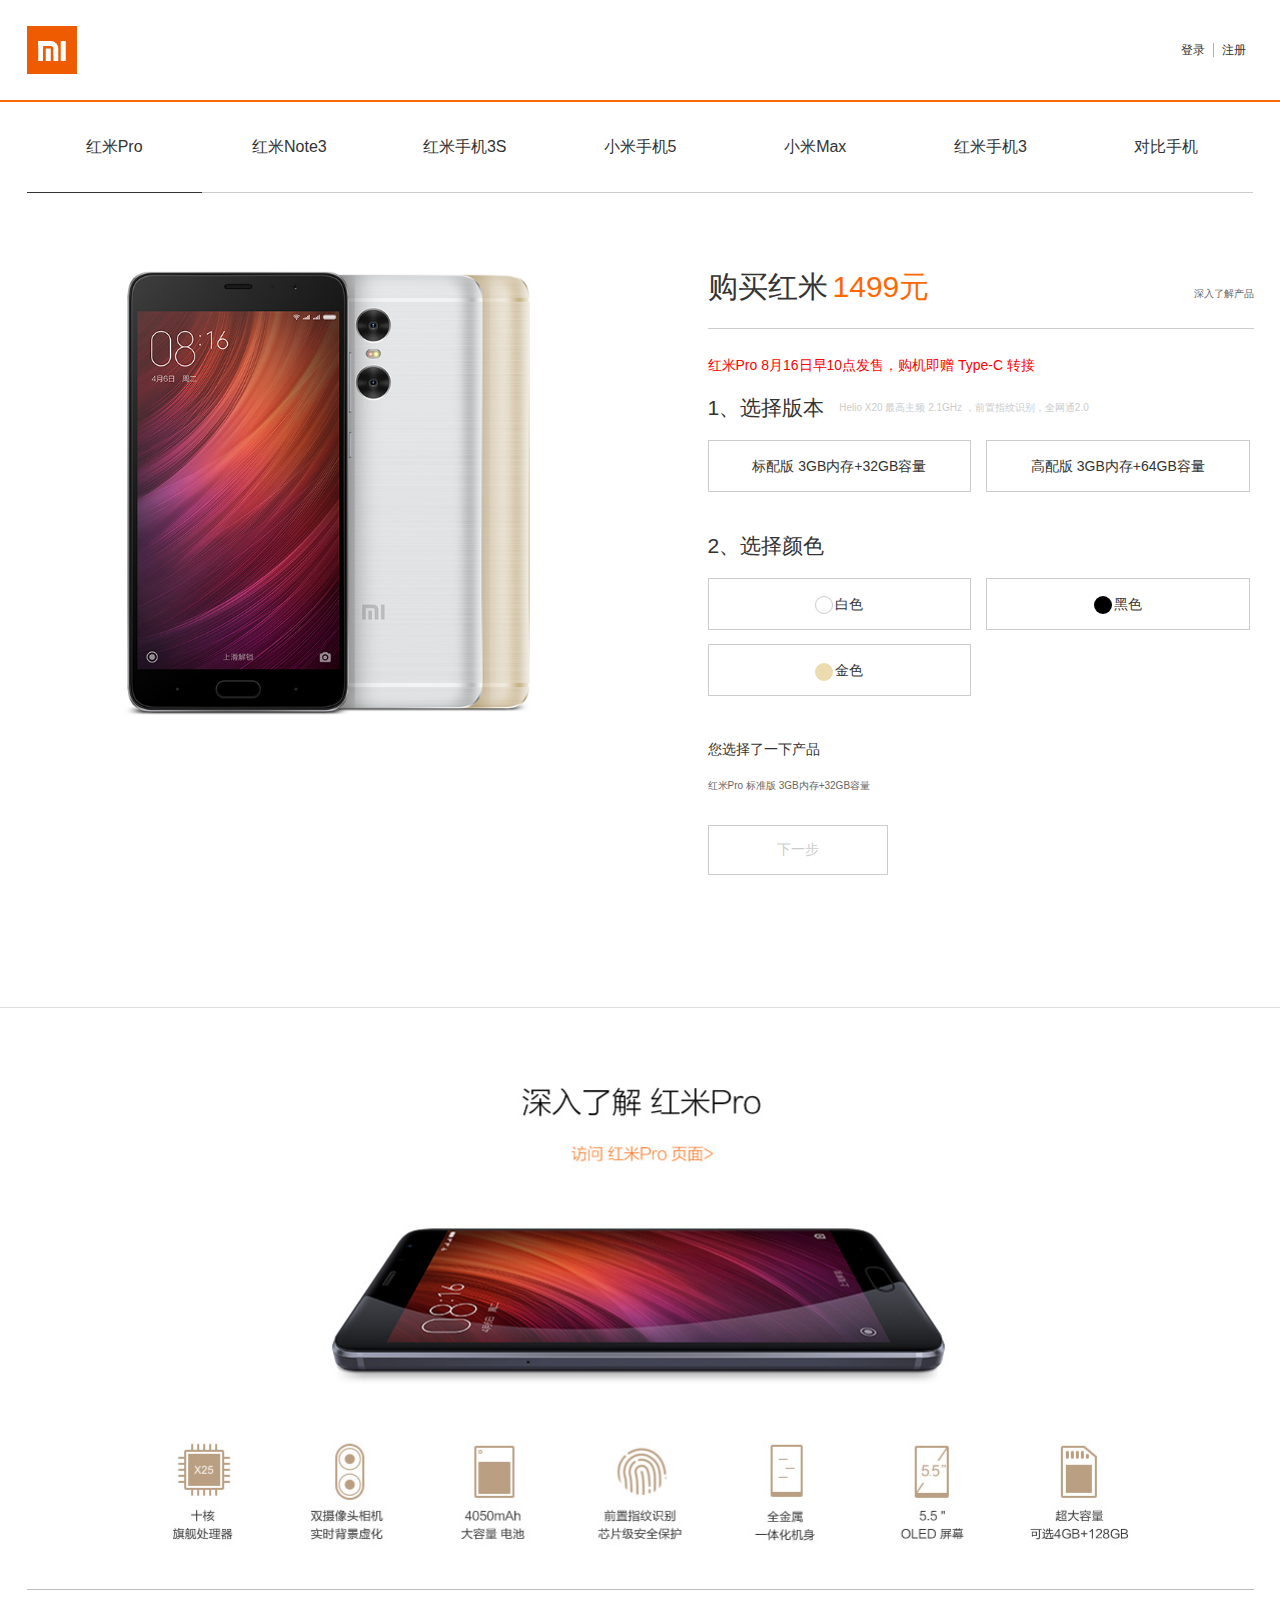
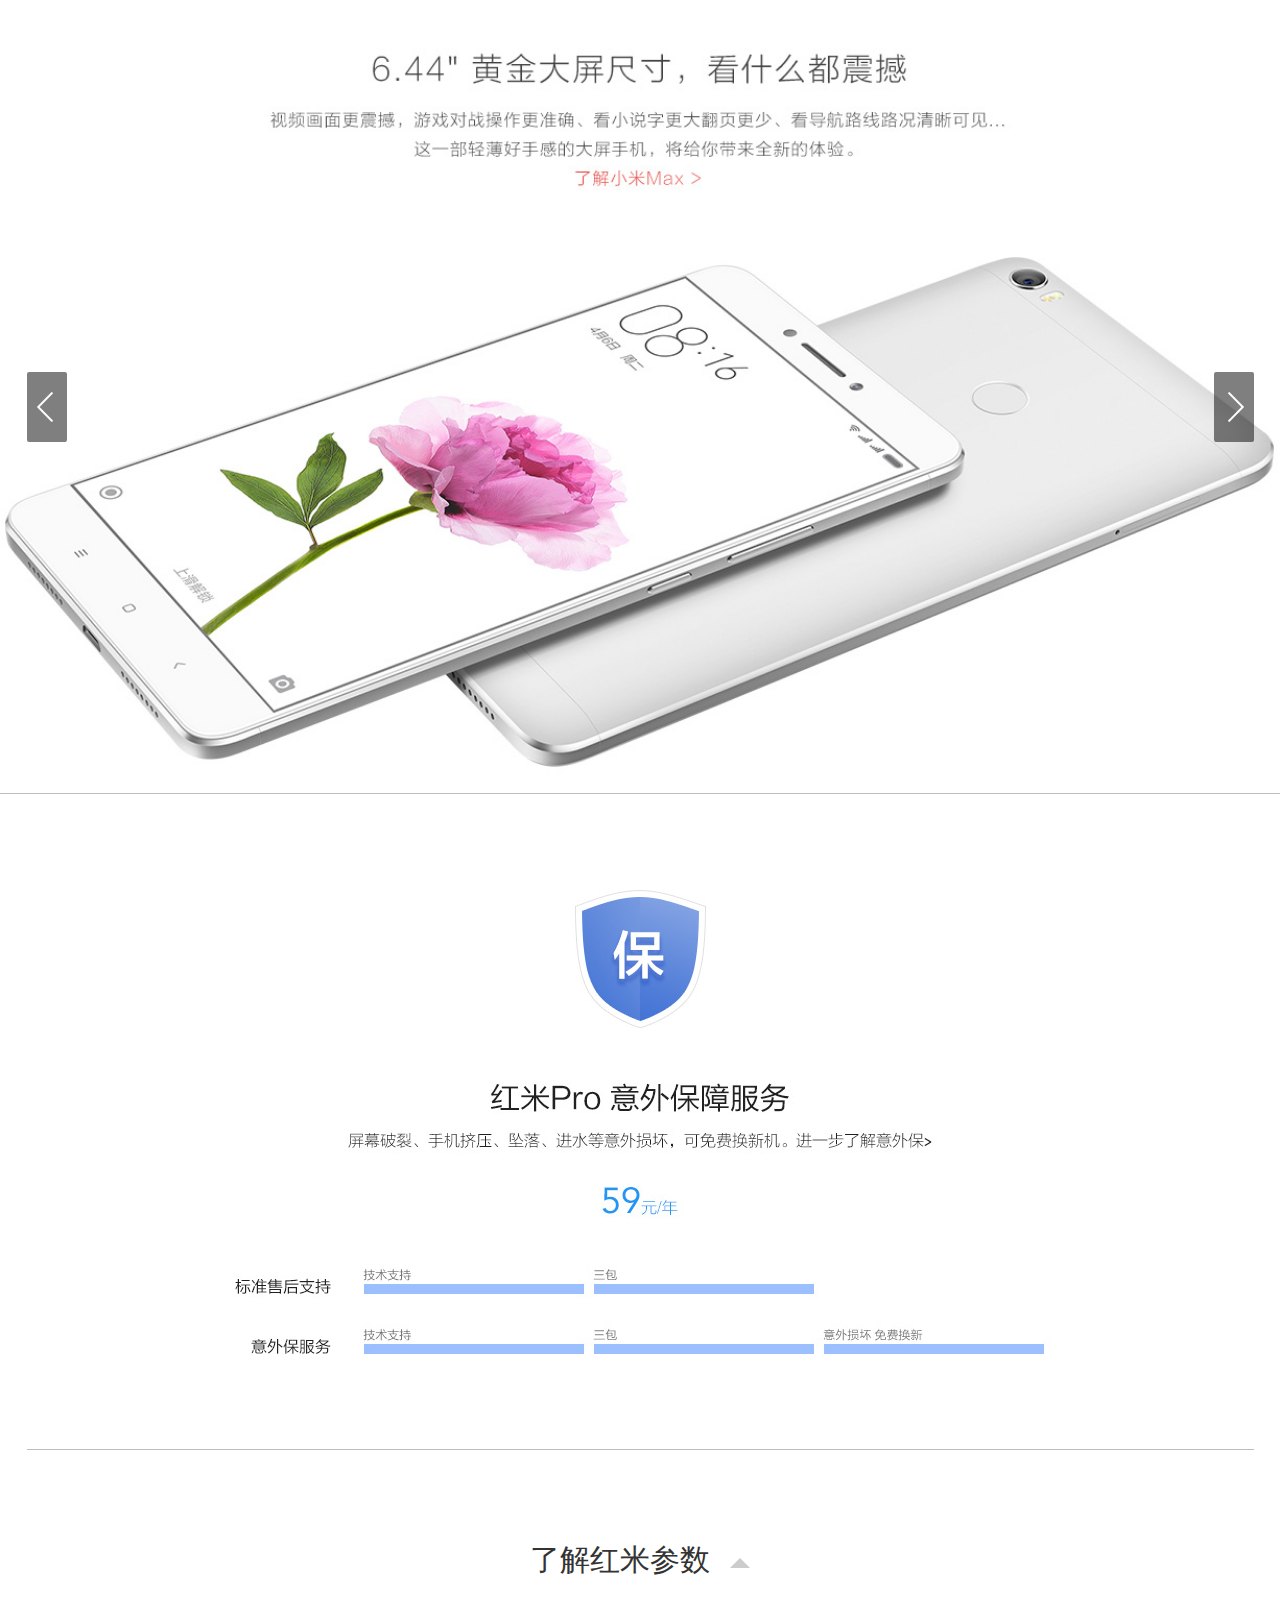
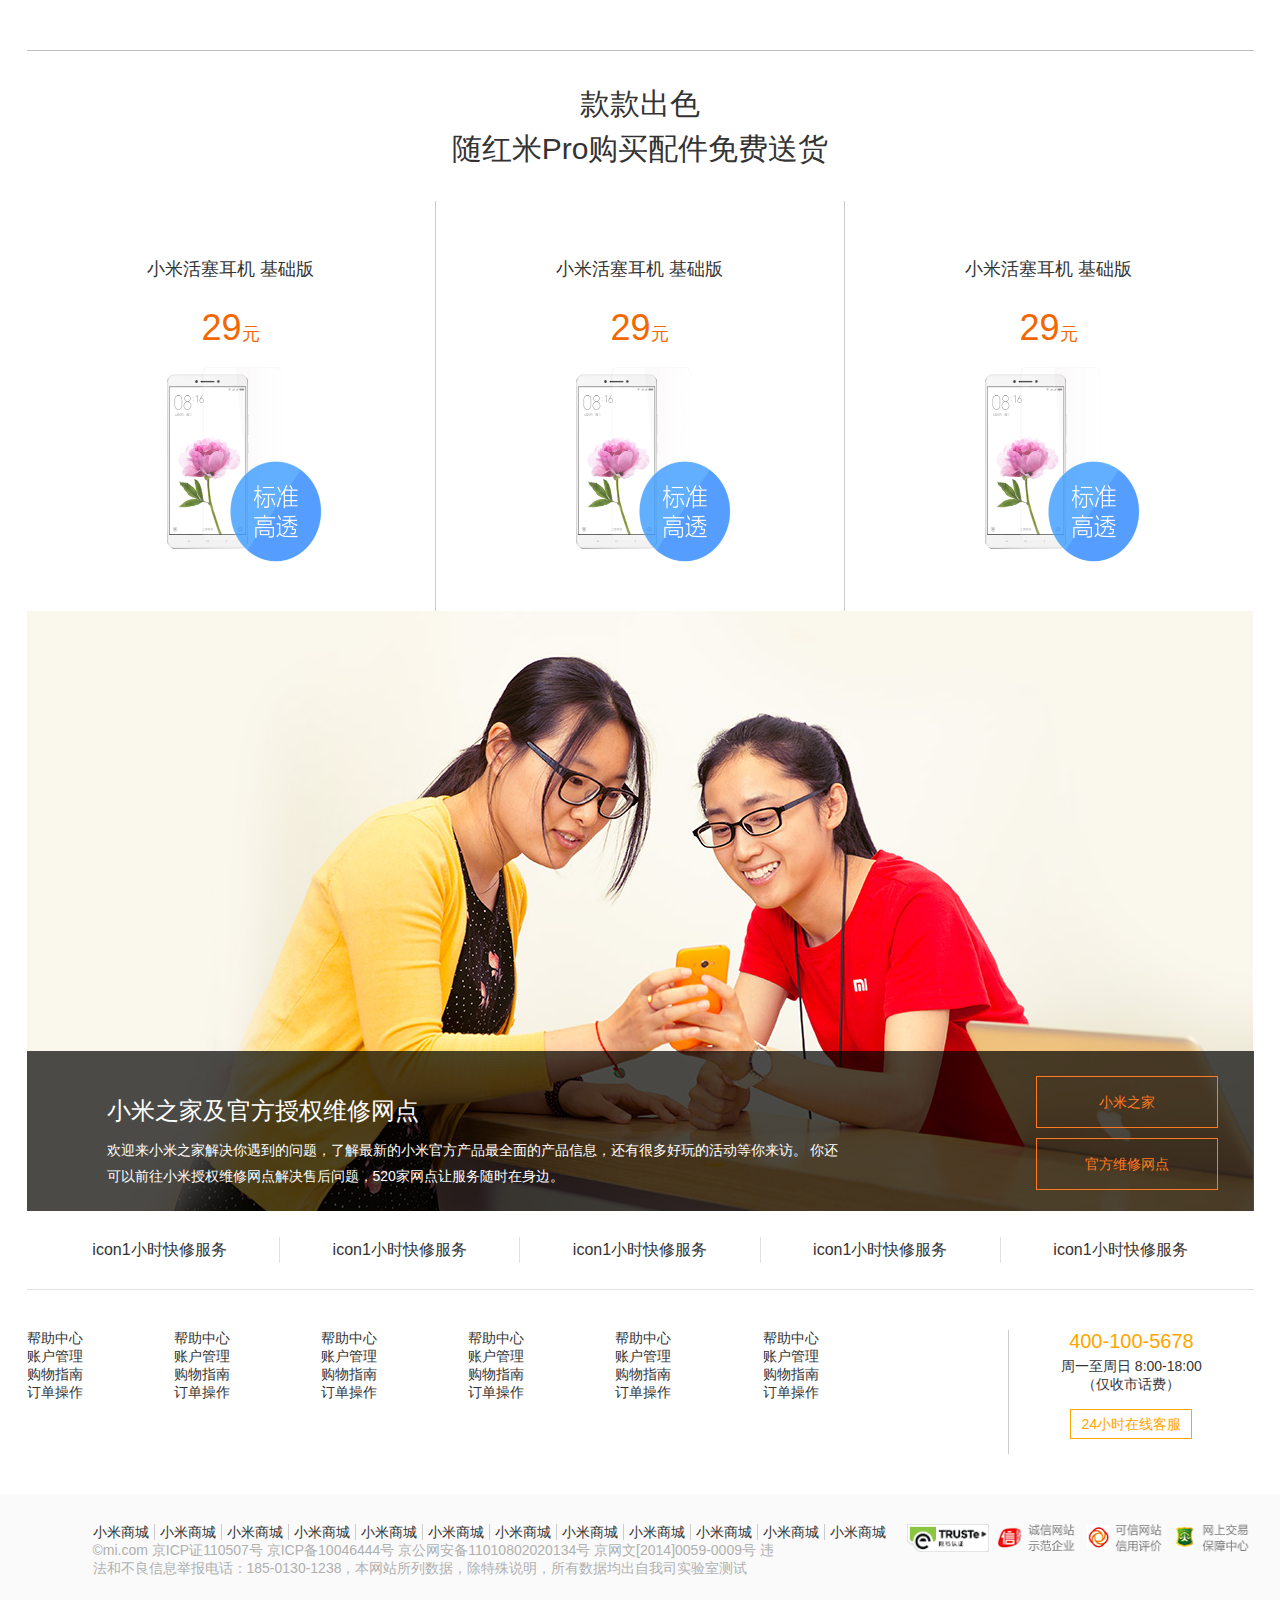
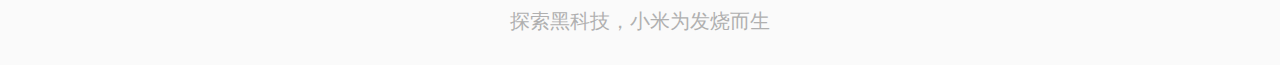
<file: 静态页面/mi.com/detail.html>
<!DOCTYPE html>
<html>
<head>
	<meta charset="utf-8">
	<title>详情页</title>
	<link rel="stylesheet" type="text/css" href="css/base.css">
	<link rel="stylesheet" type="text/css" href="css/comm.css">
	<link rel="stylesheet" type="text/css" href="css/detail.css">
	<link rel="stylesheet" type="text/css" href="css/media_detail.css">
</head>
<body>
	<!--头部开始-->
	<header id="header" class="site-header">
		<div class="wraper">
			<div class="header-left">
				<h1 class="logo">
					小米
					<svg width="100%" height="100%" version="1.1" xmlns="http://www.w3.org/2000/svg"><rect width="50" height="50" style="fill:#ef5b00"></rect><rect x="11.25" y="15" width="5" height="20" style="fill:#FFFFFF"></rect><rect x="11.25" y="15" width="12.5" height="5" style="fill:#FFFFFF"></rect><rect x="26.25" y="22.5" width="5" height="12.5" style="fill:#FFFFFF"></rect><rect x="33.75" y="15" width="5" height="20" style="fill:#FFFFFF"></rect><circle cx="23.75" cy="22.5" r="7.5" fill="#FFFFFF"></circle><rect x="16.25" y="20" width="7.5" height="15" style="fill:#ef5b00"></rect><rect x="16.25" y="22.5" width="10" height="12.5" style="fill:#ef5b00"></rect><circle cx="23.75" cy="22.5" r="2.5" fill="#ef5b00"></circle><rect x="18.75" y="22.5" width="5" height="12.5" style="fill:#FFFFFF"></rect></svg>
				</h1>
			</div>
			<div class="header-right options">
				<a href="">登录</a>
				<a href="">注册</a>
			</div>
		</div>
	</header>
	<!--头部结束-->
	
	<!--主体开始-->
	<main id="main" class="site-main">
		<nav class="wraper nav">
			<ul>
				<li class="active"><a href="">红米Pro</a></li>
				<li><a href="">红米Note3</a></li>
				<li><a href="">红米手机3S</a></li>
				<li><a href="">小米手机5</a></li>
				<li><a href="">小米Max</a></li>
				<li><a href="">红米手机3</a></li>
				<li><a href="">对比手机</a></li>
			</ul>
		</nav>
		<section id="prod-intro" class="wraper prod-intro">
			<aside class="main-left intro-left">
				<img src="./images/detail_main1.jpg" class="prod-pic">
			</aside>
			<section class="main-right intro-right">
				<header class="prod-title">
					<h2 class="name">购买红米</h2>
					<span class="price">1499元</span>
					<a href="" class="link">深入了解产品</a>
				</header>
				<p class="tip">
					红米Pro 8月16日早10点发售，购机即赠 Type-C 转接
				</p>
				<section class="options">
					<hgroup class="opt-title">
						<h3>1、选择版本</h3>
						<h4 class="desc">Helio X20 最高主频 2.1GHz ，前置指纹识别，全网通2.0</h4>	
					</hgroup>
					<ul class="opt-ul">
						<li><input class="option-btns" type="radio" name="version" id="version1" hidden><label class="opt-item" for="version1">标配版 3GB内存+32GB容量</label></li>
						<li><input class="option-btns" type="radio" name="version" id="version2" hidden><label class="opt-item" for="version2">高配版 3GB内存+64GB容量</label></li>
					</ul>
				</section>
				<section class="options">
					<hgroup class="opt-title">
						<h3>2、选择颜色</h3>
					</hgroup>
					<ul class="opt-ul">
						<li><input class="option-btns" type="radio" name="color" id="color1" hidden><label class="opt-item" for="color1"><div class="i_color i_white"></div>白色</label></li>
						<li><input class="option-btns" type="radio" name="color" id="color2" hidden><label class="opt-item" for="color2"><div class="i_color i_black"></div>黑色</label></li>
						<li><input class="option-btns" type="radio" name="color" id="color3" hidden><label class="opt-item" for="color3"><div class="i_color i_gold"></div>金色</label></li>
					</ul>
				</section>
				<article>
					<h3 class="notice">您选择了一下产品</h3>
					<p class="desc">红米Pro 标准版 3GB内存+32GB容量</p>
					<button class="btn">下一步</button>
				</article>
			</section>
		</section>
	</main>
	<!--主体结束-->

	<!--了解红米开始-->
	<section id="realize" class="realize wraper">
		<h2 class="title">深入了解红米</h2>
		<p> <a href="" class="link">访问红米pro页面</a></p>
		<img src="./images/realize1.jpg">
	</section>
	<!--了解红米结束-->
	

	<!--幻灯片开始-->
	<div class="slider" class="clear-bottom">
		<input id="s1" class="check-slide s1" type="radio" name="slider" hidden checked>
		<input id="s2"  class="check-slide s2" type="radio" name="slider" hidden>
		<input id="s3"  class="check-slide s3" type="radio" name="slider" hidden>
		<input id="s4"  class="check-slide s4" type="radio" name="slider" hidden>
		<div class="wraper">
			<label for="s4" class="btn prev-btn btn-left1-4"></label>

			<label for="s1" class="btn prev-btn btn-left2-1"></label>
			<label for="s2" class="btn prev-btn btn-left3-2"></label>
			<label for="s3" class="btn prev-btn btn-left4-3"></label>

			
			<label for="s2" class="btn next-btn btn-right1-2"></label>
			<label for="s3" class="btn next-btn btn-right2-3"></label>
			<label for="s4" class="btn next-btn btn-right3-4"></label>

			<label for="s1" class="btn next-btn btn-right4-1"></label>
		</div>
		<ul class="contain">
			<li class="item"><a href=""><img src="./images/detail_slider1.jpg"></a></li>
			<li class="item"><a href=""><img src="./images/detail_slider2.jpg"></a></li>
			<li class="item"><a href=""><img src="./images/detail_slider3.jpg"></a></li>
			<li class="item"><a href=""><img src="./images/detail_slider4.jpg"></a></li>
		</ul>
	</div>
	<!--幻灯片结束-->


	<!--剩余部分开始-->
	<div class="wraper">
		<!--保障开始-->
		<div class="protect" id="protect">
		<img src="./images/protect1.jpg">
		</div>
		<!--保障结束-->
		
		<!--了解红米参数-->
		<input type="checkbox" id="drop_switch" class="switch" hidden>
		<section class="param select" id="param">
			<hgroup class="title">
				<h2>了解红米参数<label class="param_trigger" for="drop_switch"></label></h2>
			</hgroup>
			<div class="option">
				<section class="col">
					<h3>处理器</h3>
					<ol>
						<li>
							<dl>
								<dt>处理器</dt>
								<dd>
									MTK Helio X20 10核 最高主频 2.1GHz<br>
									Mali T880 MP4 700MHz
								</dd>
							</dl>
						</li>
						<li>
							<dl>

								<dt>处理器</dt>
								<dd>
									MTK Helio X20 10核 最高主频 2.1GHz<br>
									Mali T880 MP4 700MHz
								</dd>
							</dl>
						</li>
						<li>
							<dl>

								<dt>处理器</dt>
								<dd>
									MTK Helio X20 10核 最高主频 2.1GHz<br>
									Mali T880 MP4 700MHz
								</dd>
							</dl>
						</li>
					</ol>
				</section>
				<section class="col">
					<h3>处理器</h3>
					<ol>
						<li>
							<dl>

								<dt>处理器</dt>
								<dd>
									MTK Helio X20 10核 最高主频 2.1GHz<br>
									Mali T880 MP4 700MHz
								</dd>
							</dl>
						</li><li>
							<dl>

								<dt>处理器</dt>
								<dd>
									MTK Helio X20 10核 最高主频 2.1GHz<br>
									Mali T880 MP4 700MHz
								</dd>
							</dl>
						</li><li>
							<dl>

								<dt>处理器</dt>
								<dd>
									MTK Helio X20 10核 最高主频 2.1GHz<br>
									Mali T880 MP4 700MHz
								</dd>
							</dl>
						</li>
					</ol>
				</section>
				<section class="col">
					<h3>处理器</h3>
					<ol>
						<li>
							<dl>

								<dt>处理器</dt>
								<dd>
									MTK Helio X20 10核 最高主频 2.1GHz<br>
									Mali T880 MP4 700MHz
								</dd>
							</dl>
						</li><li>
							<dl>

								<dt>处理器</dt>
								<dd>
									MTK Helio X20 10核 最高主频 2.1GHz<br>
									Mali T880 MP4 700MHz
								</dd>
							</dl>
						</li><li>
							<dl>

								<dt>处理器</dt>
								<dd>
									MTK Helio X20 10核 最高主频 2.1GHz<br>
									Mali T880 MP4 700MHz
								</dd>
							</dl>
						</li>
					</ol>
				</section>
			</div>
			<div class="option">
				<article class="col">
					<h3>指纹识别</h3>
					<ul>
						<li>前置指纹识别</li>
						<li>高硬度陶瓷实体按键</li>
						<li>支持小米钱包支付</li>
						<li>支持查看私密文件
						</li>
					</ul>
				</article>
				<article class="col">
					<h3>后置双摄像头</h3>
					<ul>
						<li>1300 万像素后置相机</li>	
						<li>500 万像素辅助深度相机</li>
					</ul>
					<ul>
						<li>5片式镜头，ƒ/2.0光圈
						<li>双色温闪光灯
						支持 
						<li>PDAF 相位对焦
						<li>暗光画质增强技术
						<li>HDR高动态范围调节技术
						<li>全景模式
						<li>连拍模式
						<li>面部识别功能
						<li>实时滤镜拍照</li>
					</ul>
				</article>
				<article class="col">
					<h3>500万像素前置相机</h3>
					<ul>
						<li>第二代36级智能美颜，自拍实时美颜
						<li>ƒ/2.0 光圈，85°大广角
						<li>视频通话实时美颜
						<li>倒计时自拍
						<li>面部识别功能</li>
					</ul>
				</article>
			</div>
			<div class="option">
				<article class="col">
					<h3>指纹识别</h3>
					<ul>
						<li>前置指纹识别</li>
						<li>高硬度陶瓷实体按键</li>
						<li>支持小米钱包支付</li>
						<li>支持查看私密文件
						</li>
					</ul>
				</article>
				<article class="col">
					<h3>后置双摄像头</h3>
					<ul>
						<li>1300 万像素后置相机</li>	
						<li>500 万像素辅助深度相机</li>
					</ul>
					<ul>
						<li>5片式镜头，ƒ/2.0光圈
						<li>双色温闪光灯
						支持 
						<li>PDAF 相位对焦
						<li>暗光画质增强技术
						<li>HDR高动态范围调节技术
						<li>全景模式
						<li>连拍模式
						<li>面部识别功能
						<li>实时滤镜拍照</li>
					</ul>
				</article>
				<article class="col">
					<h3>500万像素前置相机</h3>
					<ul>
						<li>第二代36级智能美颜，自拍实时美颜
						<li>ƒ/2.0 光圈，85°大广角
						<li>视频通话实时美颜
						<li>倒计时自拍
						<li>面部识别功能</li>
					</ul>
				</article>
			</div>
			<div class="option">
				<article class="col">
					<h3>指纹识别</h3>
					<ul>
						<li>前置指纹识别</li>
						<li>高硬度陶瓷实体按键</li>
						<li>支持小米钱包支付</li>
						<li>支持查看私密文件</li>
					</ul>
				</article>
				<article class="col">
					<h3>后置双摄像头</h3>
					<ul>
						<li>1300 万像素后置相机</li>	
						<li>500 万像素辅助深度相机</li>
					</ul>
					<ul>
						<li>5片式镜头，ƒ/2.0光圈</li>
						<li>双色温闪光灯</li>						 
						<li>支持PDAF 相位对焦</li>
						<li>暗光画质增强技术</li>
						<li>HDR高动态范围调节技术</li>
						<li>全景模式</li>
						<li>连拍模式</li>
						<li>面部识别功能</li>
						<li>实时滤镜拍照</li>
					</ul>
				</article>
				<article class="col">
					<h3>500万像素前置相机</h3>
					<ul>
						<li>第二代36级智能美颜，自拍实时美颜</li>
						<li>ƒ/2.0 光圈，85°大广角</li>
						<li>视频通话实时美颜</li>
						<li>倒计时自拍</li>
						<li>面部识别功能</li>
					</ul>
				</article>
			</div>
		</section>	
		<!--保障结束-->
		
		<!--配件开始-->
		<section class="parts" id="parts">
			<hgroup>
				<h2>款款出色<br>
随红米Pro购买配件免费送货</h2>
			</hgroup>
			<ul class="goods-list">
				<li>
					<a href="">
						<h4 class="name">小米活塞耳机 基础版</h4>
						<p class="price"><strong>29</strong>元</p>
						<img src="./images/detail_parts1.jpg"/>
					</a>
				</li>
				<li>
					<a href="">
						<h4 class="name">小米活塞耳机 基础版</h4>
						<p class="price"><strong>29</strong>元</p>
						<img src="./images/detail_parts1.jpg"/>
					</a>
				</li>
				<li>
					<a href="">
						<h4 class="name">小米活塞耳机 基础版</h4>
						<p class="price"><strong>29</strong>元</p>
						<img src="./images/detail_parts1.jpg"/>
					</a>
				</li>
			</ul>
		</section>
		<!--配件结束-->

		<!--维修点开始-->
		<section class="home">
			<img src="images/home1.jpg">
			<div class="mask">
				<div class="maskL">
					<h2>小米之家及官方授权维修网点</h2>
					<p>欢迎来小米之家解决你遇到的问题，了解最新的小米官方产品最全面的产品信息，还有很多好玩的活动等你来访。
					你还可以前往小米授权维修网点解决售后问题，520家网点让服务随时在身边。</p>
				</div>
				<div class="maskR">
					<ul>
						<li><a href="">小米之家</a></li>
						<li><a href="">官方维修网点</a></li>
					</ul>
				</div>
			</div>
		</section>
		<!--维修点结束-->
		

	</div>
	<!--剩余部分结束-->
		

	<footer id="footer" class="site-footer">
		<header class="wraper footer-top">
			<ul>
				<li><a href=""><span>icon</span>1小时快修服务</a></li>
				<li><a href=""><span>icon</span>1小时快修服务</a></li>
				<li><a href=""><span>icon</span>1小时快修服务</a></li>
				<li><a href=""><span>icon</span>1小时快修服务</a></li>
				<li><a href=""><span>icon</span>1小时快修服务</a></li>
			</ul>
		</header>
		<section class="wraper footer-middle">
			<aside class="footer-right connect">
				<p class="tel">400-100-5678</p>
				<p class="detail">
				周一至周日 8:00-18:00
				（仅收市话费）
				</p>
				<a href="" class="btn"><span></span>24小时在线客服</a>
			</aside>
			<section class="footer-left menu-columns">
				<ul class="menu">
					<li>
						<dl>
							<dt>帮助中心</dt>
							<dd>账户管理</dd>
							<dd>购物指南</dd>
							<dd>订单操作</dd>
						</dl>
					</li>
				</ul>
				<ul class="menu">
					<li>
						<dl>
							<dt>帮助中心</dt>
							<dd>账户管理</dd>
							<dd>购物指南</dd>
							<dd>订单操作</dd>
						</dl>
					</li>
				</ul>
				<ul class="menu">
					<li>
						<dl>
							<dt>帮助中心</dt>
							<dd>账户管理</dd>
							<dd>购物指南</dd>
							<dd>订单操作</dd>
						</dl>
					</li>
				</ul>
				<ul class="menu">
					<li>
						<dl>
							<dt>帮助中心</dt>
							<dd>账户管理</dd>
							<dd>购物指南</dd>
							<dd>订单操作</dd>
						</dl>
					</li>
				</ul>
				<ul class="menu">
					<li>
						<dl>
							<dt>帮助中心</dt>
							<dd>账户管理</dd>
							<dd>购物指南</dd>
							<dd>订单操作</dd>
						</dl>
					</li>
				</ul>
				<ul class="menu">
					<li>
						<dl>
							<dt>帮助中心</dt>
							<dd>账户管理</dd>
							<dd>购物指南</dd>
							<dd>订单操作</dd>
						</dl>
					</li>
				</ul>
			</section>
		</section>

		<footer class="footer-bottom">
			<div class="wraper">
				<div class="info">
					<div class="links"><a href="#">小米商城</a><a href="#">小米商城</a><a href="#">小米商城</a><a href="#">小米商城</a><a href="#">小米商城</a><a href="#">小米商城</a><a href="#">小米商城</a><a href="#">小米商城</a><a href="#">小米商城</a><a href="#">小米商城</a><a href="#">小米商城</a><a href="#">小米商城</a></div>
					<p class="desc">©mi.com 京ICP证110507号 京ICP备10046444号 京公网安备11010802020134号 京网文[2014]0059-0009号 
					违法和不良信息举报电话：185-0130-1238，本网站所列数据，除特殊说明，所有数据均出自我司实验室测试</p>
				</div>
				<ul class="img-list">
					<li><a href=""><img src="./images/i_trust.png"></a></li>
					<li><a href=""><img src="./images/i_company.png"></a></li>
					<li><a href=""><img src="./images/i_cmt.png"></a></li>
					<li><a href=""><img src="./images/i_protect.png"></a></li>
				</ul>
				<h3>探索黑科技，小米为发烧而生</h3>


			</div>
		</footer>
	</footer>
</body>
</html>
</file>
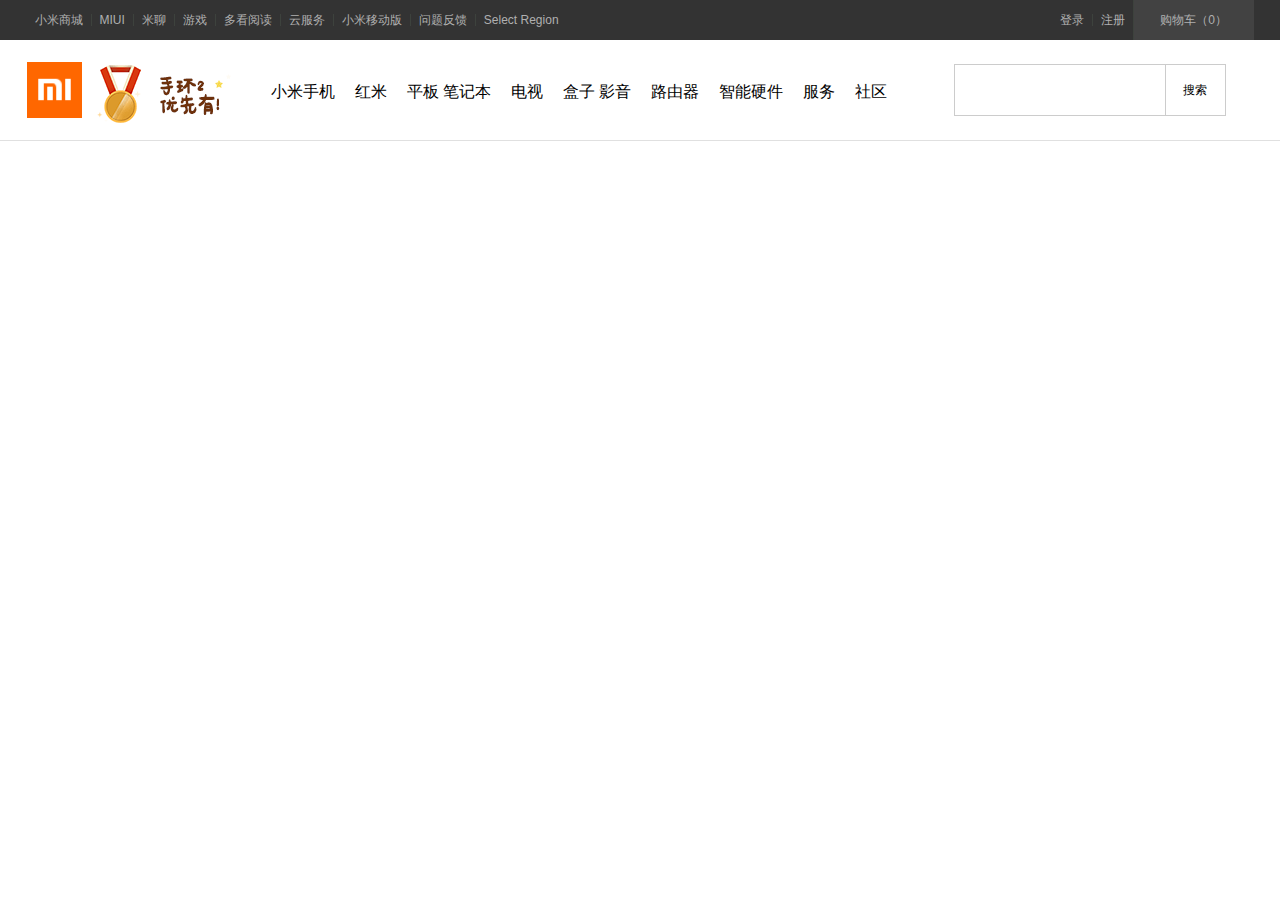
<file: 静态页面/mi.com/index_hare.html>
<!DOCTYPE html>
<html>
	<head>
		<meta charset="UTF-8">
		<title>小米手机列表</title>

		<link rel="stylesheet" type="text/css" href="css/base.css">
		<link rel="stylesheet" type="text/css" href="css/style.css">
		<link rel="stylesheet" type="text/css" href="css/media_index.css">
		<link rel="stylesheet" type="text/css" href="css/mod.css">
	</head>
	<body style="padding: 0px;margin: 0px;">
	<!--顶部菜单开始-->
	<nav id="nav" class="site-topbar">
		<div class="wraper">
			<ul class="nav-left">
				<li><a href="#">小米商城</a></li>
				<li><a href="#">MIUI</a></li>
				<li><a href="#">米聊</a></li>
				<li><a href="#">游戏</a></li>
				<li><a href="#">多看阅读</a></li>
				<li><a href="#">云服务</a></li>
				<li><a href="#">小米移动版</a></li>
				<li><a href="#">问题反馈</a></li>
				<li><a href="#">Select Region</a></li>
			</ul>
			<ul class="nav-right">
				<li><a href="login.html">登录</a></li>
				<li><a href="reg.html">注册</a></li>
				<li class="buyCar">
					<a class="i_car" href="登录">购物车（0）</a>
					<div class="content">
						
					</div>
				</li>
			</ul>
		</div>
	</nav>
	<!--顶部菜单结束-->
	<!--头部开始-->
	<header id="header" class="site-header">
		<div class="wraper">
			<hgroup class="header-left">
				<h1>小米</h1>
				<h2></h2>
			</hgroup>
			<ul class="header-middle header-menu">
				<li>
					<a href="#">小米手机</a>
					<div class="content">
						<ul class="goods-list">
							<li class="item">
								<div class="prod-img">
									<img src="./images/index_drop_prod1.jpg">
								</div>
								<p class="name">小米Max</p>
								<span class="price">1299元起</span>
							</li>
							<li class="item">
								<div class="prod-img">
									<img src="./images/index_drop_prod1.jpg">
								</div>
								<p class="name">小米Max</p>
								<span class="price">1299元起</span>
							</li>
							<li class="item">
								<div class="prod-img">
									<img src="./images/index_drop_prod1.jpg">
								</div>
								<p class="name">小米Max</p>
								<span class="price">1299元起</span>
							</li>
							<li class="item">
								<div class="prod-img">
									<img src="./images/index_drop_prod1.jpg">
								</div>
								<p class="name">小米Max</p>
								<span class="price">1299元起</span>
							</li>
						</ul>
					</div>
				</li>
				<li>
					<a href="#">红米</a>
					<div class="content">
						<ul class="goods-list">
							<li class="item">
								<div class="prod-img">
									<img src="./images/index_drop_red1.jpg">
								</div>
								<p class="name">红米Note 3</p>
								<span class="price">899元起</span>
							</li>
							<li class="item">
								<div class="prod-img">
									<img src="./images/index_drop_red1.jpg">
								</div>
								<p class="name">红米Note 3</p>
								<span class="price">899元起</span>
							</li>
							<li class="item">
								<div class="prod-img">
									<img src="./images/index_drop_red1.jpg">
								</div>
								<p class="name">红米Note 3</p>
								<span class="price">899元起</span>
							</li>
							<li class="item">
								<div class="prod-img">
									<img src="./images/index_drop_red1.jpg">
								</div>
								<p class="name">红米Note 3</p>
								<span class="price">899元起</span>
							</li>
							<li class="item">
								<div class="prod-img">
									<img src="./images/index_drop_red1.jpg">
								</div>
								<p class="name">红米Note 3</p>
								<span class="price">899元起</span>
							</li>
						</ul>
					</div>
				</li>
				<li>
					<a href="#">平板 笔记本</a>
					<div class="content">
						<ul class="goods-list">
							<li class="item">
								<div class="prod-img">
									<img src="./images/index_drop_pad1.jpg">
								</div>
								<p class="name">小米平板2 64GB</p>
								<span class="price">1299元</span>
							</li>
							<li class="item">
								<div class="prod-img">
									<img src="./images/index_drop_pad1.jpg">
								</div>
								<p class="name">小米平板2 64GB</p>
								<span class="price">1299元</span>
							</li>
							<li class="item">
								<div class="prod-img">
									<img src="./images/index_drop_pad1.jpg">
								</div>
								<p class="name">小米平板2 64GB</p>
								<span class="price">1299元</span>
							</li>
							<li class="item">
								<div class="prod-img">
									<img src="./images/index_drop_pad1.jpg">
								</div>
								<p class="name">小米平板2 64GB</p>
								<span class="price">1299元</span>
							</li>
							<li class="item">
								<div class="prod-img">
									<img src="./images/index_drop_pad1.jpg">
								</div>
								<p class="name">小米平板2 64GB</p>
								<span class="price">1299元</span>
							</li>
						</ul>
					</div>
				</li>
				<li>
					<a href="#">电视</a>
					<div class="content">
						<ul class="goods-list">
							<li class="item">
								<div class="prod-img">
									<img src="./images/index_drop_tv1.jpg">
								</div>
								<p class="name">小米电视3S 48英寸</p>
								<span class="price">1999元</span>
							</li>
							<li class="item">
								<div class="prod-img">
									<img src="./images/index_drop_tv1.jpg">
								</div>
								<p class="name">小米电视3S 48英寸</p>
								<span class="price">1999元</span>
							</li>
							<li class="item">
								<div class="prod-img">
									<img src="./images/index_drop_tv1.jpg">
								</div>
								<p class="name">小米电视3S 48英寸</p>
								<span class="price">1999元</span>
							</li>
							<li class="item">
								<div class="prod-img">
									<img src="./images/index_drop_tv1.jpg">
								</div>
								<p class="name">小米电视3S 48英寸</p>
								<span class="price">1999元</span>
							</li>
							<li class="item">
								<div class="prod-img">
									<img src="./images/index_drop_tv1.jpg">
								</div>
								<p class="name">小米电视3S 48英寸</p>
								<span class="price">1999元</span>
							</li>
						</ul>
					</div>
				</li>
				<li>
					<a href="#">盒子 影音</a>
					<div class="content">
						<ul class="goods-list">
							<li class="item">
								<div class="prod-img">
									<img src="./images/index_drop_box1.jpg">
								</div>
								<p class="name">小米盒子3</p>
								<span class="price">249元</span>
							</li>
							<li class="item">
								<div class="prod-img">
									<img src="./images/index_drop_box1.jpg">
								</div>
								<p class="name">小米盒子3</p>
								<span class="price">249元</span>
							</li>
							<li class="item">
								<div class="prod-img">
									<img src="./images/index_drop_box1.jpg">
								</div>
								<p class="name">小米盒子3</p>
								<span class="price">249元</span>
							</li>
							<li class="item">
								<div class="prod-img">
									<img src="./images/index_drop_box1.jpg">
								</div>
								<p class="name">小米盒子3</p>
								<span class="price">249元</span>
							</li>
							<li class="item">
								<div class="prod-img">
									<img src="./images/index_drop_box1.jpg">
								</div>
								<p class="name">小米盒子3</p>
								<span class="price">249元</span>
							</li>
						</ul>
					</div>
				</li>
				<li>
					<a href="#">路由器</a>
					<div class="content">
						<ul class="goods-list">
							<li class="item">
								<div class="prod-img">
									<img src="./images/index_drop_router1.jpg">
								</div>
								<p class="name">小米路由器 3</p>
								<span class="price">149元</span>
							</li>
							<li class="item">
								<div class="prod-img">
									<img src="./images/index_drop_router1.jpg">
								</div>
								<p class="name">小米路由器 3</p>
								<span class="price">149元</span>
							</li>
							<li class="item">
								<div class="prod-img">
									<img src="./images/index_drop_router1.jpg">
								</div>
								<p class="name">小米路由器 3</p>
								<span class="price">149元</span>
							</li>
							<li class="item">
								<div class="prod-img">
									<img src="./images/index_drop_router1.jpg">
								</div>
								<p class="name">小米路由器 3</p>
								<span class="price">149元</span>
							</li>
							<li class="item">
								<div class="prod-img">
									<img src="./images/index_drop_router1.jpg">
								</div>
								<p class="name">小米路由器 3</p>
								<span class="price">149元</span>
							</li>
						</ul>
					</div>
				</li>
				<li>
					<a href="#">智能硬件</a>
					<div class="content">
						<ul class="goods-list">
							<li class="item">
								<div class="prod-img">
									<img src="./images/index_drop_hard1.jpg">
								</div>
								<p class="name">小米净水器</p>
								<span class="price">1299元起</span>
							</li>
							<li class="item">
								<div class="prod-img">
									<img src="./images/index_drop_hard1.jpg">
								</div>
								<p class="name">小米净水器</p>
								<span class="price">1299元起</span>
							</li>
							<li class="item">
								<div class="prod-img">
									<img src="./images/index_drop_hard1.jpg">
								</div>
								<p class="name">小米净水器</p>
								<span class="price">1299元起</span>
							</li>
							<li class="item">
								<div class="prod-img">
									<img src="./images/index_drop_hard1.jpg">
								</div>
								<p class="name">小米净水器</p>
								<span class="price">1299元起</span>
							</li>
							<li class="item">
								<div class="prod-img">
									<img src="./images/index_drop_hard1.jpg">
								</div>
								<p class="name">小米净水器</p>
								<span class="price">1299元起</span>
							</li>
						</ul>
					</div>
				</li>
				<li>
					<a href="#">服务</a>
				</li>
				<li>
					<a href="#">社区</a>
				</li>
	 		</ul>
	 		<div class="header-right">
	 			<input type="text" class="search" list="search-record" name="search">
	 			<button class="btn">搜索</button>
	 			<ul>
	 				<li>小米手机5<span>约有11件</span></li>
	 				<li>小米手机5<span>约有11件</span></li>
	 				<li>小米手机5<span>约有11件</span></li>
	 				<li>小米手机5<span>约有11件</span></li>
	 				<li>小米手机5<span>约有11件</span></li>
	 				<li>小米手机5<span>约有11件</span></li>
	 				<li>小米手机5<span>约有11件</span></li>
	 			</ul>
	 		</div>
		</div>
	</header>
	<!--头部结束-->
	</body>
</html>
</file>
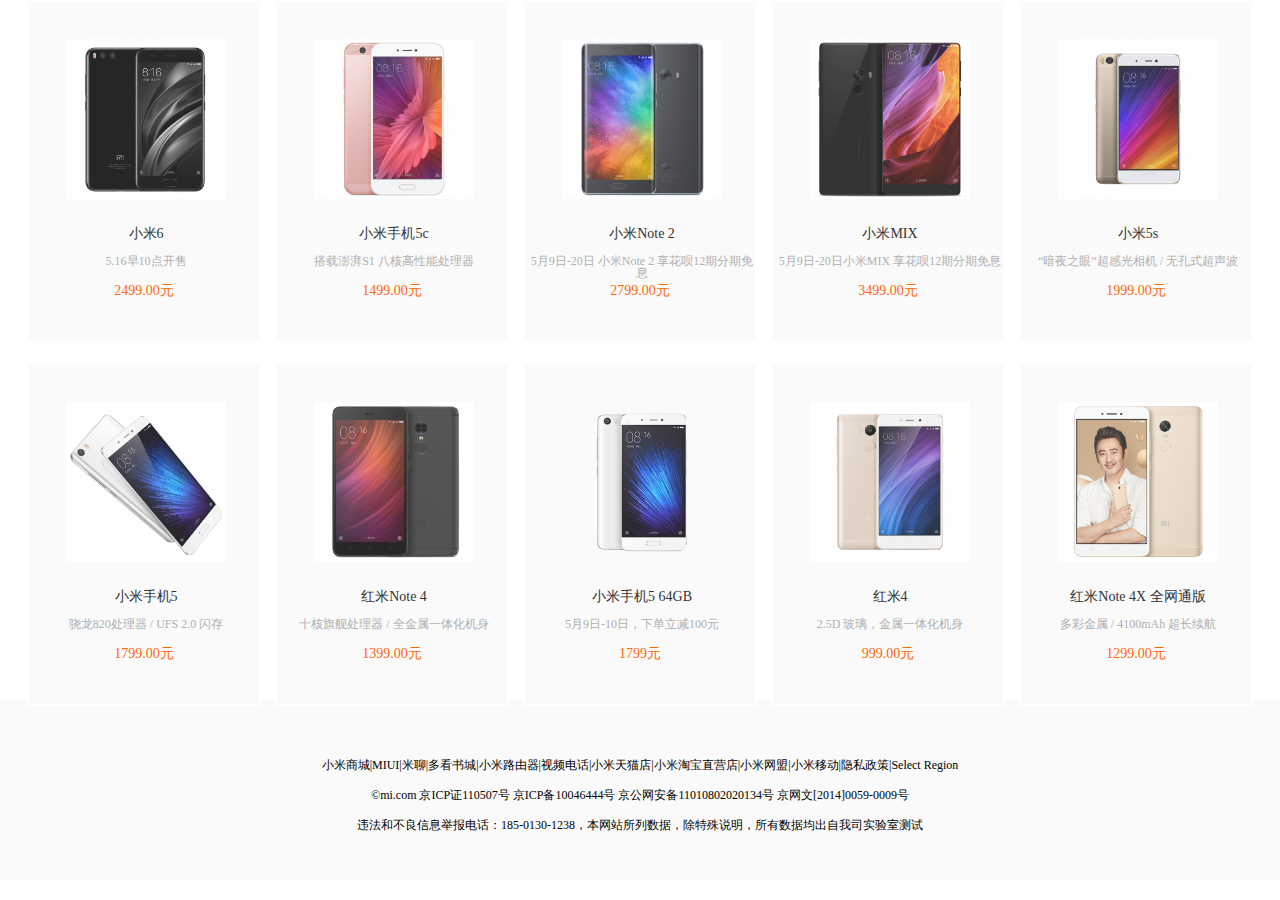
<file: 静态页面/mi.com/liebiao.html>
<!DOCTYPE html>
<html>
	<head>
		<meta charset="UTF-8">
		<title>小米手机列表</title>
		<link rel="stylesheet" href="css/login/style.css" />
	</head>
	<body>
	<!-- start danpin -->
		<div class="danpin center">
			<div class="main center">
				<div class="mingxing fl mb20" style="border:2px solid #fff;width:230px;cursor:pointer;" onmouseout="this.style.border='2px solid #fff'" onmousemove="this.style.border='2px solid red'">
					<div class="sub_mingxing"><a href="./xiangqing.html" target="_blank"><img src="./image/liebiao_xiaomi6.jpg" alt=""></a></div>
					<div class="pinpai"><a href="./xiangqing.html" target="_blank">小米6</a></div>
					<div class="youhui">5.16早10点开售</div>
					<div class="jiage">2499.00元</div>
				</div>
				<div class="mingxing fl mb20" style="border:2px solid #fff;width:230px;cursor:pointer;" onmouseout="this.style.border='2px solid #fff'" onmousemove="this.style.border='2px solid red'">
					<div class="sub_mingxing"><a href=""><img src="./image/liebiao_xiaomi5c.jpg" alt=""></a></div>
					<div class="pinpai"><a href="">小米手机5c</a></div>
					<div class="youhui">搭载澎湃S1 八核高性能处理器</div>
					<div class="jiage">1499.00元</div>
				</div>
				<div class="mingxing fl mb20" style="border:2px solid #fff;width:230px;cursor:pointer;" onmouseout="this.style.border='2px solid #fff'" onmousemove="this.style.border='2px solid red'">
					<div class="sub_mingxing"><a href=""><img src="./image/liebiao_xiaomint2.jpg" alt=""></a></div>
					<div class="pinpai"><a href="">小米Note 2</a></div>
					<div class="youhui">5月9日-20日 小米Note 2 享花呗12期分期免息</div>
					<div class="jiage">2799.00元</div>
				</div>
				<div class="mingxing fl mb20" style="border:2px solid #fff;width:230px;cursor:pointer;" onmouseout="this.style.border='2px solid #fff'" onmousemove="this.style.border='2px solid red'">
					<div class="sub_mingxing"><a href=""><img src="./image/liebiao_xiaomimix.jpg" alt=""></a></div>
					<div class="pinpai"><a href="">小米MIX</a></div>
					<div class="youhui">5月9日-20日小米MIX 享花呗12期分期免息</div>
					<div class="jiage">3499.00元</div>
				</div>
				<div class="mingxing fl mb20" style="border:2px solid #fff;width:230px;cursor:pointer;" onmouseout="this.style.border='2px solid #fff'" onmousemove="this.style.border='2px solid red'">
					<div class="sub_mingxing"><a href=""><img src="./image/liebiao_xiaomi5s.jpg" alt=""></a></div>
					<div class="pinpai"><a href="">小米5s</a></div>
					<div class="youhui">“暗夜之眼”超感光相机 / 无孔式超声波</div>
					<div class="jiage">1999.00元</div>
				</div>
				<div class="clear"></div>
			</div>
			<div class="main center">
				<div class="mingxing fl mb20" style="border:2px solid #fff;width:230px;cursor:pointer;" onmouseout="this.style.border='2px solid #fff'" onmousemove="this.style.border='2px solid red'">
					<div class="sub_mingxing"><a href=""><img src="./image/liebiao_xiaomi5.jpg" alt=""></a></div>
					<div class="pinpai"><a href="">小米手机5</a></div>
					<div class="youhui">骁龙820处理器 / UFS 2.0 闪存</div>
					<div class="jiage">1799.00元</div>
				</div>
				<div class="mingxing fl mb20" style="border:2px solid #fff;width:230px;cursor:pointer;" onmouseout="this.style.border='2px solid #fff'" onmousemove="this.style.border='2px solid red'">
					<div class="sub_mingxing"><a href=""><img src="./image/liebiao_hongmin4.jpg" alt=""></a></div>
					<div class="pinpai"><a href="">红米Note 4</a></div>
					<div class="youhui">十核旗舰处理器 / 全金属一体化机身 </div>
					<div class="jiage">1399.00元</div>
				</div>
				<div class="mingxing fl mb20" style="border:2px solid #fff;width:230px;cursor:pointer;" onmouseout="this.style.border='2px solid #fff'" onmousemove="this.style.border='2px solid red'">
					<div class="sub_mingxing"><a href=""><img src="./image/pinpai3.png" alt=""></a></div>
					<div class="pinpai"><a href="">小米手机5 64GB</a></div>
					<div class="youhui">5月9日-10日，下单立减100元</div>
					<div class="jiage">1799元</div>
				</div>
				<div class="mingxing fl mb20" style="border:2px solid #fff;width:230px;cursor:pointer;" onmouseout="this.style.border='2px solid #fff'" onmousemove="this.style.border='2px solid red'">
					<div class="sub_mingxing"><a href=""><img src="./image/liebiao_hongmin42.jpg" alt=""></a></div>
					<div class="pinpai"><a href="">红米4</a></div>
					<div class="youhui">2.5D 玻璃，金属一体化机身</div>
					<div class="jiage">999.00元</div>
				</div>
				<div class="mingxing fl mb20" style="border:2px solid #fff;width:230px;cursor:pointer;" onmouseout="this.style.border='2px solid #fff'" onmousemove="this.style.border='2px solid red'">
					<div class="sub_mingxing"><a href=""><img src="./image/liebiao_hongmin4x.jpg" alt=""></a></div>
					<div class="pinpai"><a href="">红米Note 4X 全网通版</a></div>
					<div class="youhui">多彩金属 / 4100mAh 超长续航</div>
					<div class="jiage">1299.00元</div>
				</div>
				<div class="clear"></div>
			</div>
		</div>
		

		<footer class="mt20 center">			
			<div class="mt20">小米商城|MIUI|米聊|多看书城|小米路由器|视频电话|小米天猫店|小米淘宝直营店|小米网盟|小米移动|隐私政策|Select Region</div>
			<div>©mi.com 京ICP证110507号 京ICP备10046444号 京公网安备11010802020134号 京网文[2014]0059-0009号</div> 
			<div>违法和不良信息举报电话：185-0130-1238，本网站所列数据，除特殊说明，所有数据均出自我司实验室测试</div>

		</footer>

	<!-- end danpin -->
	<!--为你推荐-->

	</body>
</html>
</file>
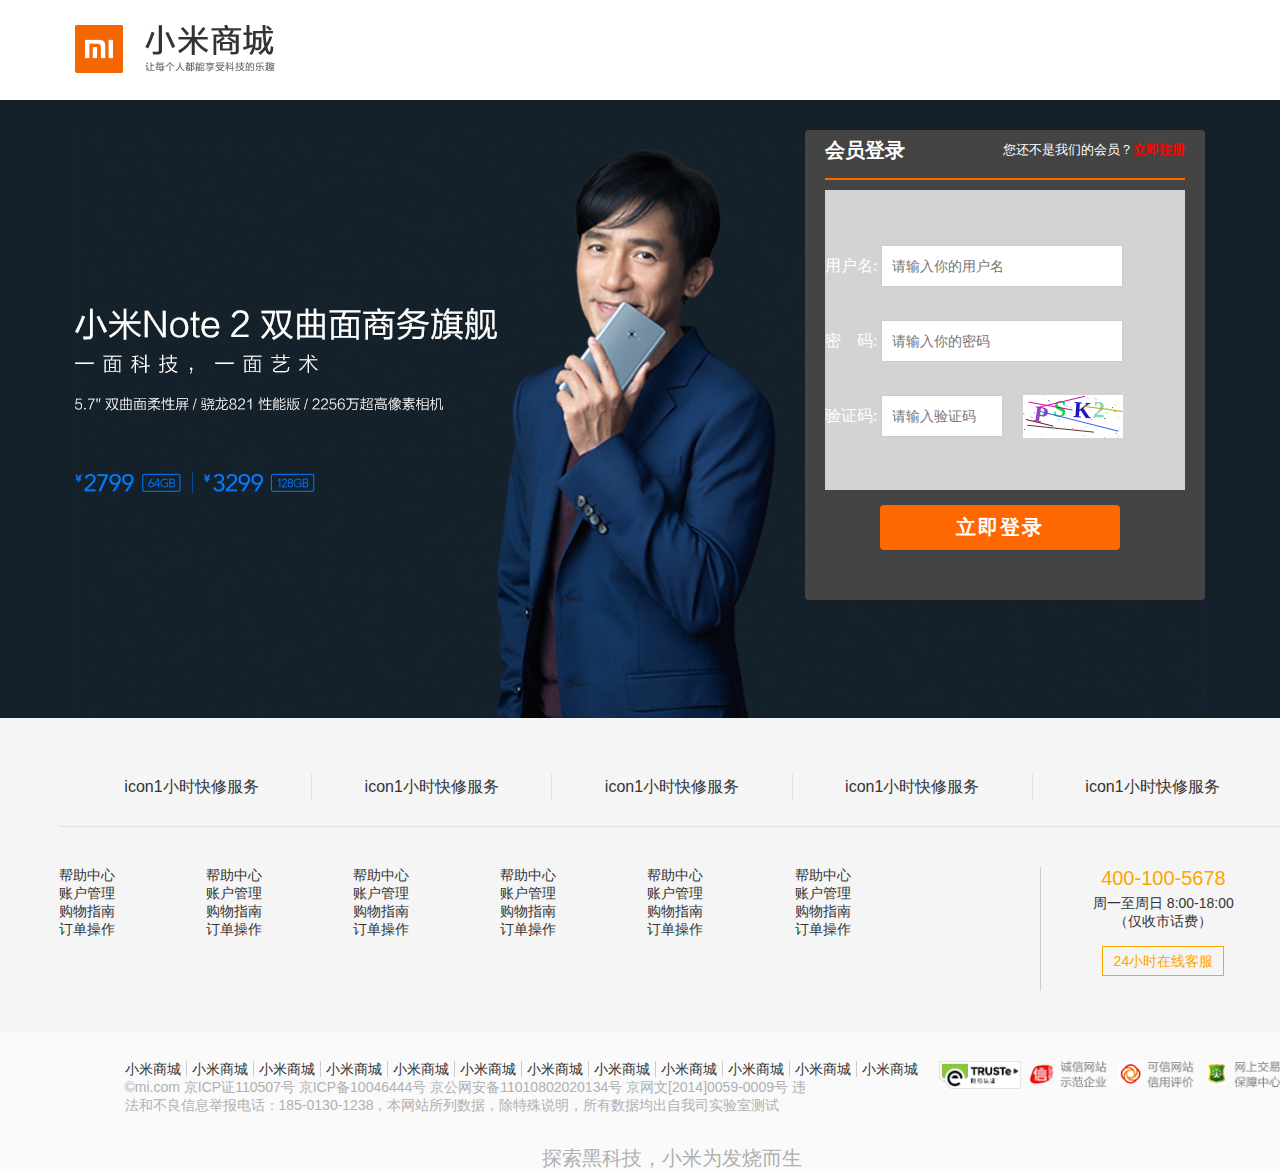
<file: 静态页面/mi.com/login.html>
<!DOCTYPE html>
<html>
	<head>
		<meta charset="UTF-8">
		<title>会员登录</title>
		<link rel="stylesheet" type="text/css" href="./css/login/login.css">
		<style>
			#yanzhengmayzMrg{
				padding-left: 20px;
			}
			.err{
				color: red;
			}
			.success{
				color: greenyellow;
			}
		</style>
	</head>
	<body>
		<!-- login -->
		<div class="top center">
			<div class="logo center">
				<a href="./index.html" target="_blank"><img src="./image/mistore_logo.png" alt=""></a>
			</div>
		</div>
		<form  method="post" action="./login.php" class="form center">
		<div class="login">
			<div class="login_center">
				<div class="login_top">
					<div class="left fl">会员登录</div>
					<div class="right fr">您还不是我们的会员？<a href="./register.html" target="_self">立即注册</a></div>
					<div class="clear"></div>
					<div class="xian center"></div>
				</div>
				<div class="login_main center" style="background: lightgray;">
					<div class="username">用户名:&nbsp;<input  style="color: black;" class="shurukuang" type="text" name="username" placeholder="请输入你的用户名" /></div>
					<div class="username">密&nbsp;&nbsp;&nbsp;&nbsp;码:&nbsp;<input style="color: black;" class="shurukuang" type="password" name="password" placeholder="请输入你的密码"/></div>
					<div class="username">
						<div class="left fl">验证码:&nbsp;<input style="color: black;" class="yanzhengma" type="text" name="username" placeholder="请输入验证码" id="yanzhengmayz"/></div>
						<div class="right fl"><canvas id="canvas" width="100" height="43" style="background: white;" title="看不清，点击刷新验证码"></canvas></div>
						<div class="clear"><span id="yanzhengmayzMrg"></span></div>
					</div>					
					<script type="text/javascript" src="js/jquery-1.8.3.js"></script>
					<script type="text/javascript">
						$(function() {
							var show_num = [];
							draw(show_num);
					
							$("#canvas").on('click', function() {
								draw(show_num);
							});
							$("#yanzhengmayz").keyup(function(){
								var val = $("#yanzhengmayz").val().toLowerCase();
								var num = show_num.join("");
								if(val == '') {
									$("#yanzhengmayzMrg").html("请输入验证码！").addClass("err");
									$("#login_submit_btn").attr("disabled","disabled").attr("title","请输入验证码");
								} else if(val == num) {
									$("#yanzhengmayzMrg").html("验证成功").addClass("success")
									$("#login_submit_btn").removeAttr("disabled");
								} else {
									$("#yanzhengmayzMrg").html("验证码错误！请重新输入！").addClass("err");
									$("#login_submit_btn").attr("disabled","disabled").attr("title","请输入正确的验证码");
								}
							});
						});
					
						function draw(show_num) {
							var canvas_width = $('#canvas').width();
							var canvas_height = $('#canvas').height();
							var canvas = document.getElementById("canvas"); //获取到canvas的对象，演员
							var context = canvas.getContext("2d"); //获取到canvas画图的环境，演员表演的舞台
							canvas.width = canvas_width;
							canvas.height = canvas_height;
							var sCode = "A,B,C,E,F,G,H,J,K,L,M,N,P,Q,R,S,T,W,X,Y,Z,1,2,3,4,5,6,7,8,9,0";
							var aCode = sCode.split(",");
							var aLength = aCode.length; //获取到数组的长度
					
							for(var i = 0; i <= 3; i++) {
								var j = Math.floor(Math.random() * aLength); //获取到随机的索引值
								var deg = Math.random() * 30 * Math.PI / 180; //产生0~30之间的随机弧度
								var txt = aCode[j]; //得到随机的一个内容
								show_num[i] = txt.toLowerCase();
								var x = 10 + i * 20; //文字在canvas上的x坐标
								var y = 20 + Math.random() * 8; //文字在canvas上的y坐标
								context.font = "bold 23px 微软雅黑";
					
								context.translate(x, y);
								context.rotate(deg);
					
								context.fillStyle = randomColor();
								context.fillText(txt, 0, 0);
					
								context.rotate(-deg);
								context.translate(-x, -y);
							}
							for(var i = 0; i <= 5; i++) { //验证码上显示线条
								context.strokeStyle = randomColor();
								context.beginPath();
								context.moveTo(Math.random() * canvas_width, Math.random() * canvas_height);
								context.lineTo(Math.random() * canvas_width, Math.random() * canvas_height);
								context.stroke();
							}
							for(var i = 0; i <= 30; i++) { //验证码上显示小点
								context.strokeStyle = randomColor();
								context.beginPath();
								var x = Math.random() * canvas_width;
								var y = Math.random() * canvas_height;
								context.moveTo(x, y);
								context.lineTo(x + 1, y + 1);
								context.stroke();
							}
						}
					
						function randomColor() { //得到随机的颜色值
							var r = Math.floor(Math.random() * 256);
							var g = Math.floor(Math.random() * 256);
							var b = Math.floor(Math.random() * 256);
							return "rgb(" + r + "," + g + "," + b + ")";
						}
					</script>
					
				</div>
				<div class="login_submit">
					<input class="submit" type="submit" name="submit" id="login_submit_btn" title="请输入验证码" value="立即登录" disabled>
				</div>
				
			</div>
		</div>
		</form>
	<link rel="stylesheet" type="text/css" href="css/base.css">
	<link rel="stylesheet" type="text/css" href="css/comm.css">
	<link rel="stylesheet" type="text/css" href="css/detail.css">
	<link rel="stylesheet" type="text/css" href="css/media_detail.css">
		<!--剩余部分结束-->
	<footer id="footer" class="site-footer"style="background-color: whitesmoke;">
		<div style="width: 105%;background: whitesmoke;">
		<header class="wraper footer-top">
			<ul>
				<li><a href=""><span>icon</span>1小时快修服务</a></li>
				<li><a href=""><span>icon</span>1小时快修服务</a></li>
				<li><a href=""><span>icon</span>1小时快修服务</a></li>
				<li><a href=""><span>icon</span>1小时快修服务</a></li>
				<li><a href=""><span>icon</span>1小时快修服务</a></li>
			</ul>
		</header>
		
		<section class="wraper footer-middle" style="background-color: whitesmoke;">
			<aside class="footer-right connect">
				<p class="tel">400-100-5678</p>
				<p class="detail">
				周一至周日 8:00-18:00
				（仅收市话费）
				</p>
				<a href="" class="btn"><span></span>24小时在线客服</a>
			</aside>
			<section class="footer-left menu-columns" >
				<ul class="menu">
					<li>
						<dl>
							<dt>帮助中心</dt>
							<dd>账户管理</dd>
							<dd>购物指南</dd>
							<dd>订单操作</dd>
						</dl>
					</li>
				</ul>
				<ul class="menu">
					<li>
						<dl>
							<dt>帮助中心</dt>
							<dd>账户管理</dd>
							<dd>购物指南</dd>
							<dd>订单操作</dd>
						</dl>
					</li>
				</ul>
				<ul class="menu">
					<li>
						<dl>
							<dt>帮助中心</dt>
							<dd>账户管理</dd>
							<dd>购物指南</dd>
							<dd>订单操作</dd>
						</dl>
					</li>
				</ul>
				<ul class="menu">
					<li>
						<dl>
							<dt>帮助中心</dt>
							<dd>账户管理</dd>
							<dd>购物指南</dd>
							<dd>订单操作</dd>
						</dl>
					</li>
				</ul>
				<ul class="menu">
					<li>
						<dl>
							<dt>帮助中心</dt>
							<dd>账户管理</dd>
							<dd>购物指南</dd>
							<dd>订单操作</dd>
						</dl>
					</li>
				</ul>
				<ul class="menu">
					<li>
						<dl>
							<dt>帮助中心</dt>
							<dd>账户管理</dd>
							<dd>购物指南</dd>
							<dd>订单操作</dd>
						</dl>
					</li>
				</ul>
			</section>
		</section>
		<footer class="footer-bottom">
			<div class="wraper">
				<div class="info">
					<div class="links"><a href="#">小米商城</a><a href="#">小米商城</a><a href="#">小米商城</a><a href="#">小米商城</a><a href="#">小米商城</a><a href="#">小米商城</a><a href="#">小米商城</a><a href="#">小米商城</a><a href="#">小米商城</a><a href="#">小米商城</a><a href="#">小米商城</a><a href="#">小米商城</a></div>
					<p class="desc">©mi.com 京ICP证110507号 京ICP备10046444号 京公网安备11010802020134号 京网文[2014]0059-0009号 
					违法和不良信息举报电话：185-0130-1238，本网站所列数据，除特殊说明，所有数据均出自我司实验室测试</p>
				</div>
				<ul class="img-list">
					<li><a href=""><img src="./images/i_trust.png"></a></li>
					<li><a href=""><img src="./images/i_company.png"></a></li>
					<li><a href=""><img src="./images/i_cmt.png"></a></li>
					<li><a href=""><img src="./images/i_protect.png"></a></li>
				</ul>
				<h3>探索黑科技，小米为发烧而生</h3>
			</div>
		</footer>
		</div>
	</footer>
	</body>
</html>
</file>
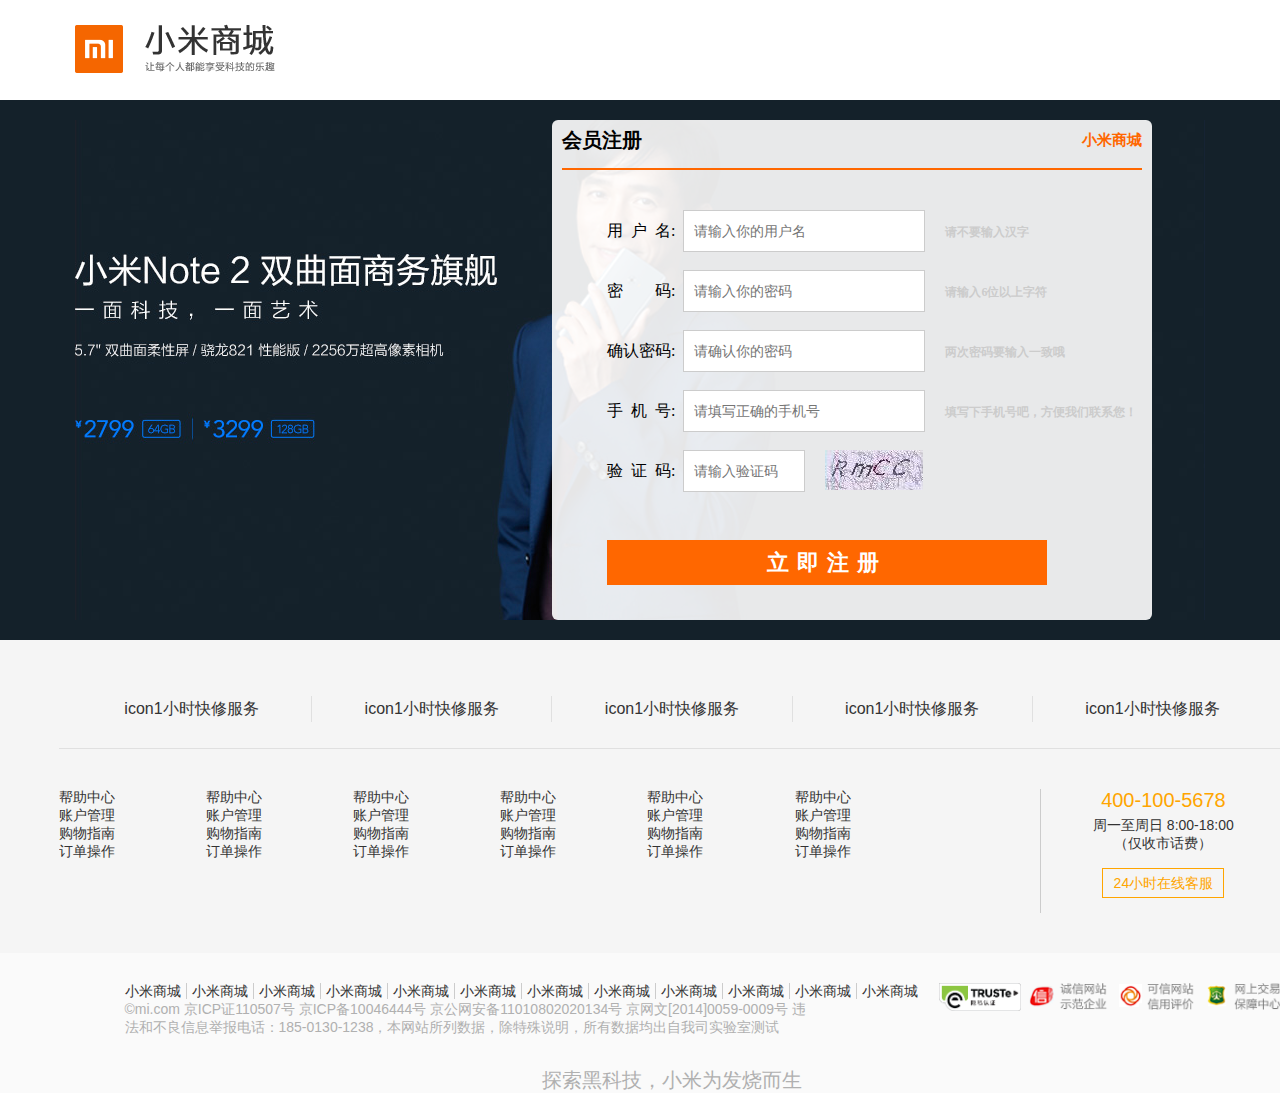
<file: 静态页面/mi.com/register.html>
<!DOCTYPE html>
<html>
	<head>
		<meta charset="UTF-8">
		<title>会员登录</title>
		<link rel="stylesheet" type="text/css" href="./css/login/login.css">
		
	</head>
	<body>
		<!-- login -->
		<div class="top center">
			<div class="logo center">
				<a href="./index.html" target="_blank"><img src="./image/mistore_logo.png" alt=""></a>
			</div>
		</div>
		<form  method="post" action="./regist.php" style="background: url(image/login_bg.jpg)no-repeat center center; ">
		<div class="regist" style="background: rgba(255,255,255,0.9);margin-right: 10%;">
			<div class="regist_center">
				<div class="regist_top">
					<div class="left fl">会员注册</div>
					<div class="right fr"><a href="./index.html" target="_self">小米商城</a></div>
					<div class="clear"></div>
					<div class="xian center"></div>
				</div>
				<div class="regist_main center">
					<div class="username">用&nbsp;&nbsp;户&nbsp;&nbsp;名:&nbsp;&nbsp;<input class="shurukuang" type="text" name="username" placeholder="请输入你的用户名"/><span>请不要输入汉字</span></div>
					<div class="username">密&nbsp;&nbsp;&nbsp;&nbsp;&nbsp;&nbsp;&nbsp;&nbsp;码:&nbsp;&nbsp;<input class="shurukuang" type="password" name="password" placeholder="请输入你的密码"/><span>请输入6位以上字符</span></div>
					
					<div class="username">确认密码:&nbsp;&nbsp;<input class="shurukuang" type="password" name="repassword" placeholder="请确认你的密码"/><span>两次密码要输入一致哦</span></div>
					<div class="username">手&nbsp;&nbsp;机&nbsp;&nbsp;号:&nbsp;&nbsp;<input class="shurukuang" type="text" name="tel" placeholder="请填写正确的手机号"/><span>填写下手机号吧，方便我们联系您！</span></div>
					<div class="username">
						<div class="left fl">验&nbsp;&nbsp;证&nbsp;&nbsp;码:&nbsp;&nbsp;<input class="yanzhengma" type="text" name="username" placeholder="请输入验证码"/></div>
						<div class="right fl"><img src="./image/yanzhengma.jpg"></div>
						<div class="clear"></div>
					</div>
				</div>
				<div class="regist_submit">
					<input class="submit" type="submit" name="submit" value="立即注册" >
				</div>
				
			</div>
		</div>
		</form>
		<link rel="stylesheet" type="text/css" href="css/base.css">
	<link rel="stylesheet" type="text/css" href="css/comm.css">
	<link rel="stylesheet" type="text/css" href="css/detail.css">
	<link rel="stylesheet" type="text/css" href="css/media_detail.css">
		<!--剩余部分结束-->
	<footer id="footer" class="site-footer"style="background-color: whitesmoke;">
		<div style="width: 105%;background: whitesmoke;">
		<header class="wraper footer-top">
			<ul>
				<li><a href=""><span>icon</span>1小时快修服务</a></li>
				<li><a href=""><span>icon</span>1小时快修服务</a></li>
				<li><a href=""><span>icon</span>1小时快修服务</a></li>
				<li><a href=""><span>icon</span>1小时快修服务</a></li>
				<li><a href=""><span>icon</span>1小时快修服务</a></li>
			</ul>
		</header>
		
		<section class="wraper footer-middle" style="background-color: whitesmoke;">
			<aside class="footer-right connect">
				<p class="tel">400-100-5678</p>
				<p class="detail">
				周一至周日 8:00-18:00
				（仅收市话费）
				</p>
				<a href="" class="btn"><span></span>24小时在线客服</a>
			</aside>
			<section class="footer-left menu-columns" >
				<ul class="menu">
					<li>
						<dl>
							<dt>帮助中心</dt>
							<dd>账户管理</dd>
							<dd>购物指南</dd>
							<dd>订单操作</dd>
						</dl>
					</li>
				</ul>
				<ul class="menu">
					<li>
						<dl>
							<dt>帮助中心</dt>
							<dd>账户管理</dd>
							<dd>购物指南</dd>
							<dd>订单操作</dd>
						</dl>
					</li>
				</ul>
				<ul class="menu">
					<li>
						<dl>
							<dt>帮助中心</dt>
							<dd>账户管理</dd>
							<dd>购物指南</dd>
							<dd>订单操作</dd>
						</dl>
					</li>
				</ul>
				<ul class="menu">
					<li>
						<dl>
							<dt>帮助中心</dt>
							<dd>账户管理</dd>
							<dd>购物指南</dd>
							<dd>订单操作</dd>
						</dl>
					</li>
				</ul>
				<ul class="menu">
					<li>
						<dl>
							<dt>帮助中心</dt>
							<dd>账户管理</dd>
							<dd>购物指南</dd>
							<dd>订单操作</dd>
						</dl>
					</li>
				</ul>
				<ul class="menu">
					<li>
						<dl>
							<dt>帮助中心</dt>
							<dd>账户管理</dd>
							<dd>购物指南</dd>
							<dd>订单操作</dd>
						</dl>
					</li>
				</ul>
			</section>
		</section>
		<footer class="footer-bottom">
			<div class="wraper">
				<div class="info">
					<div class="links"><a href="#">小米商城</a><a href="#">小米商城</a><a href="#">小米商城</a><a href="#">小米商城</a><a href="#">小米商城</a><a href="#">小米商城</a><a href="#">小米商城</a><a href="#">小米商城</a><a href="#">小米商城</a><a href="#">小米商城</a><a href="#">小米商城</a><a href="#">小米商城</a></div>
					<p class="desc">©mi.com 京ICP证110507号 京ICP备10046444号 京公网安备11010802020134号 京网文[2014]0059-0009号 
					违法和不良信息举报电话：185-0130-1238，本网站所列数据，除特殊说明，所有数据均出自我司实验室测试</p>
				</div>
				<ul class="img-list">
					<li><a href=""><img src="./images/i_trust.png"></a></li>
					<li><a href=""><img src="./images/i_company.png"></a></li>
					<li><a href=""><img src="./images/i_cmt.png"></a></li>
					<li><a href=""><img src="./images/i_protect.png"></a></li>
				</ul>
				<h3>探索黑科技，小米为发烧而生</h3>
			</div>
		</footer>
		</div>
	</footer>
	</body>
</html>
</file>
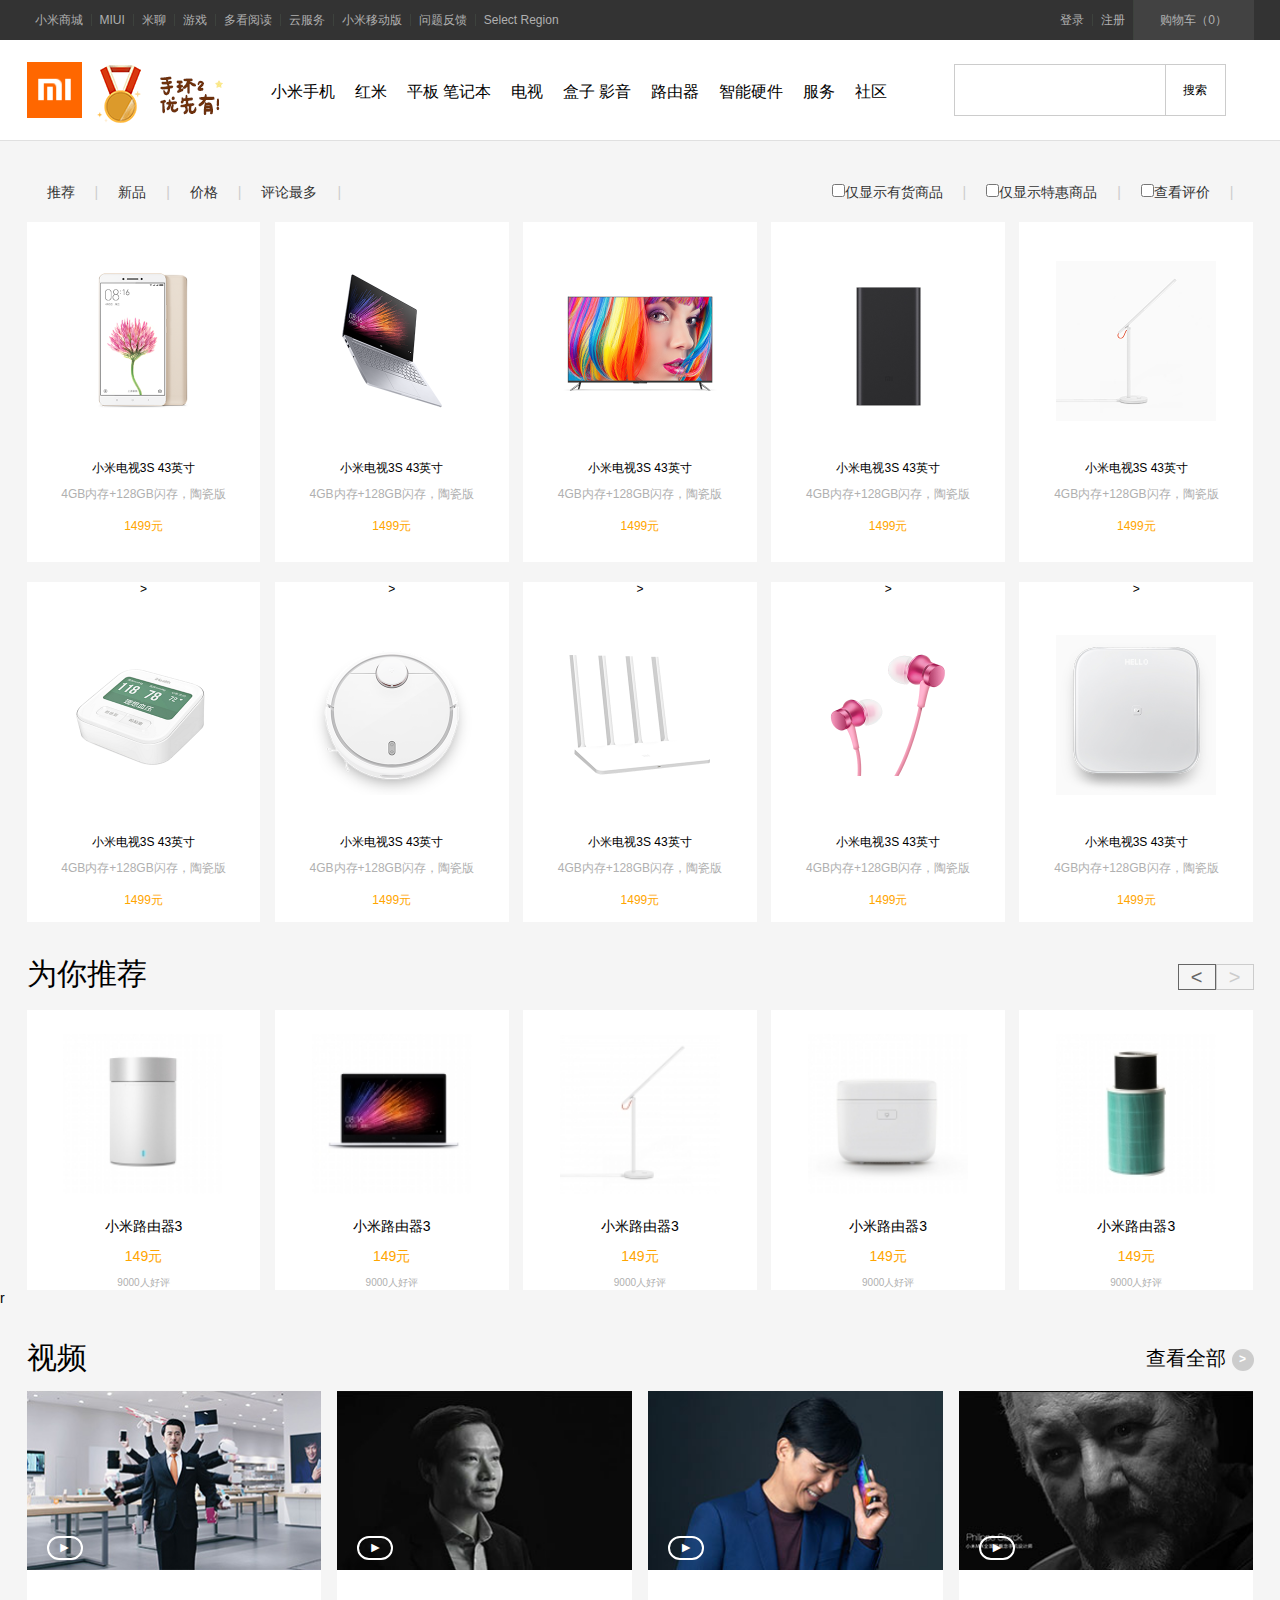
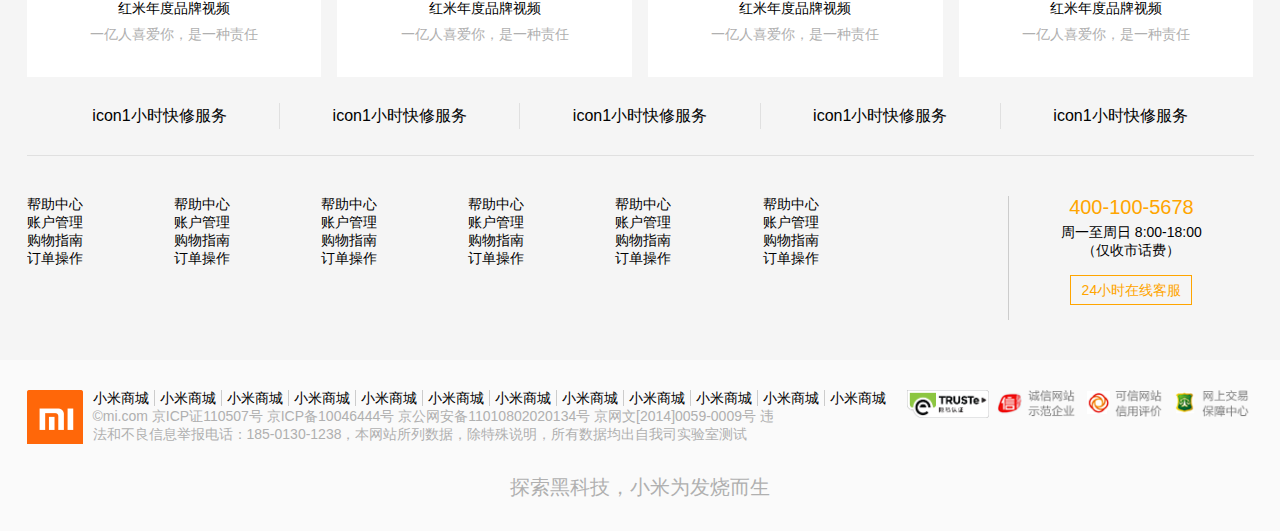
<file: 静态页面/mi.com/复制 index.html>
<!DOCTYPE html>
<html>
<head>
	<meta charset="utf-8">
	<title>小米首页</title>
	<link rel="stylesheet" type="text/css" href="css/base.css">
	<link rel="stylesheet" type="text/css" href="css/style.css">
	<link rel="stylesheet" type="text/css" href="css/media_index.css">
	<link rel="stylesheet" type="text/css" href="css/mod.css">
	<style>
		#nav a:hover{
			color: white;
		}
		.m-hd-ul li{
			font-size: 14px;
			float: left;
			color: #333333;
		}
		.m-hd-ul li:hover{
			color: red;
		}
		.m-hd-ul li span{
			color: #ccc;
			padding: 10px 20px;
		}
		.m-hd-ul2 li{
			float: right;
		}
	</style>
</head>
<body style="background: #F5F5F5;">
<section>
	<!--顶部菜单开始-->
	<nav id="nav" class="site-topbar">
		<div class="wraper">
			<ul class="nav-left">
				<li><a href="#">小米商城</a></li>
				<li><a href="#">MIUI</a></li>
				<li><a href="#">米聊</a></li>
				<li><a href="#">游戏</a></li>
				<li><a href="#">多看阅读</a></li>
				<li><a href="#">云服务</a></li>
				<li><a href="#">小米移动版</a></li>
				<li><a href="#">问题反馈</a></li>
				<li><a href="#">Select Region</a></li>
			</ul>
			<ul class="nav-right">
				<li><a href="login.html">登录</a></li>
				<li><a href="reg.html">注册</a></li>
				<li class="buyCar">
					<a class="i_car" href="登录">购物车（0）</a>
					<div class="content">
						
					</div>
				</li>
			</ul>
		</div>
	</nav>
	<!--顶部菜单结束-->
	<!--头部开始-->
	<header id="header" style="background-color: white;" class="site-header">
		<div class="wraper">
			<hgroup class="header-left">
				<h1>小米</h1>
				<h2></h2>
			</hgroup>
			<ul class="header-middle header-menu">
				<li>
					<a href="#">小米手机</a>
					<div class="content">
						<ul class="goods-list">
							<li class="item">
								<div class="prod-img">
									<img src="./images/index_drop_prod1.jpg">
								</div>
								<p class="name">小米Max</p>
								<span class="price">1299元起</span>
							</li>
							<li class="item">
								<div class="prod-img">
									<img src="./images/index_drop_prod1.jpg">
								</div>
								<p class="name">小米Max</p>
								<span class="price">1299元起</span>
							</li>
							<li class="item">
								<div class="prod-img">
									<img src="./images/index_drop_prod1.jpg">
								</div>
								<p class="name">小米Max</p>
								<span class="price">1299元起</span>
							</li>
							<li class="item">
								<div class="prod-img">
									<img src="./images/index_drop_prod1.jpg">
								</div>
								<p class="name">小米Max</p>
								<span class="price">1299元起</span>
							</li>
						</ul>
					</div>
				</li>
				<li>
					<a href="#">红米</a>
					<div class="content">
						<ul class="goods-list">
							<li class="item">
								<div class="prod-img">
									<img src="./images/index_drop_red1.jpg">
								</div>
								<p class="name">红米Note 3</p>
								<span class="price">899元起</span>
							</li>
							<li class="item">
								<div class="prod-img">
									<img src="./images/index_drop_red1.jpg">
								</div>
								<p class="name">红米Note 3</p>
								<span class="price">899元起</span>
							</li>
							<li class="item">
								<div class="prod-img">
									<img src="./images/index_drop_red1.jpg">
								</div>
								<p class="name">红米Note 3</p>
								<span class="price">899元起</span>
							</li>
							<li class="item">
								<div class="prod-img">
									<img src="./images/index_drop_red1.jpg">
								</div>
								<p class="name">红米Note 3</p>
								<span class="price">899元起</span>
							</li>
							<li class="item">
								<div class="prod-img">
									<img src="./images/index_drop_red1.jpg">
								</div>
								<p class="name">红米Note 3</p>
								<span class="price">899元起</span>
							</li>
						</ul>
					</div>
				</li>
				<li>
					<a href="#">平板 笔记本</a>
					<div class="content">
						<ul class="goods-list">
							<li class="item">
								<div class="prod-img">
									<img src="./images/index_drop_pad1.jpg">
								</div>
								<p class="name">小米平板2 64GB</p>
								<span class="price">1299元</span>
							</li>
							<li class="item">
								<div class="prod-img">
									<img src="./images/index_drop_pad1.jpg">
								</div>
								<p class="name">小米平板2 64GB</p>
								<span class="price">1299元</span>
							</li>
							<li class="item">
								<div class="prod-img">
									<img src="./images/index_drop_pad1.jpg">
								</div>
								<p class="name">小米平板2 64GB</p>
								<span class="price">1299元</span>
							</li>
							<li class="item">
								<div class="prod-img">
									<img src="./images/index_drop_pad1.jpg">
								</div>
								<p class="name">小米平板2 64GB</p>
								<span class="price">1299元</span>
							</li>
							<li class="item">
								<div class="prod-img">
									<img src="./images/index_drop_pad1.jpg">
								</div>
								<p class="name">小米平板2 64GB</p>
								<span class="price">1299元</span>
							</li>
						</ul>
					</div>
				</li>
				<li>
					<a href="#">电视</a>
					<div class="content">
						<ul class="goods-list">
							<li class="item">
								<div class="prod-img">
									<img src="./images/index_drop_tv1.jpg">
								</div>
								<p class="name">小米电视3S 48英寸</p>
								<span class="price">1999元</span>
							</li>
							<li class="item">
								<div class="prod-img">
									<img src="./images/index_drop_tv1.jpg">
								</div>
								<p class="name">小米电视3S 48英寸</p>
								<span class="price">1999元</span>
							</li>
							<li class="item">
								<div class="prod-img">
									<img src="./images/index_drop_tv1.jpg">
								</div>
								<p class="name">小米电视3S 48英寸</p>
								<span class="price">1999元</span>
							</li>
							<li class="item">
								<div class="prod-img">
									<img src="./images/index_drop_tv1.jpg">
								</div>
								<p class="name">小米电视3S 48英寸</p>
								<span class="price">1999元</span>
							</li>
							<li class="item">
								<div class="prod-img">
									<img src="./images/index_drop_tv1.jpg">
								</div>
								<p class="name">小米电视3S 48英寸</p>
								<span class="price">1999元</span>
							</li>
						</ul>
					</div>
				</li>
				<li>
					<a href="#">盒子 影音</a>
					<div class="content">
						<ul class="goods-list">
							<li class="item">
								<div class="prod-img">
									<img src="./images/index_drop_box1.jpg">
								</div>
								<p class="name">小米盒子3</p>
								<span class="price">249元</span>
							</li>
							<li class="item">
								<div class="prod-img">
									<img src="./images/index_drop_box1.jpg">
								</div>
								<p class="name">小米盒子3</p>
								<span class="price">249元</span>
							</li>
							<li class="item">
								<div class="prod-img">
									<img src="./images/index_drop_box1.jpg">
								</div>
								<p class="name">小米盒子3</p>
								<span class="price">249元</span>
							</li>
							<li class="item">
								<div class="prod-img">
									<img src="./images/index_drop_box1.jpg">
								</div>
								<p class="name">小米盒子3</p>
								<span class="price">249元</span>
							</li>
							<li class="item">
								<div class="prod-img">
									<img src="./images/index_drop_box1.jpg">
								</div>
								<p class="name">小米盒子3</p>
								<span class="price">249元</span>
							</li>
						</ul>
					</div>
				</li>
				<li>
					<a href="#">路由器</a>
					<div class="content">
						<ul class="goods-list">
							<li class="item">
								<div class="prod-img">
									<img src="./images/index_drop_router1.jpg">
								</div>
								<p class="name">小米路由器 3</p>
								<span class="price">149元</span>
							</li>
							<li class="item">
								<div class="prod-img">
									<img src="./images/index_drop_router1.jpg">
								</div>
								<p class="name">小米路由器 3</p>
								<span class="price">149元</span>
							</li>
							<li class="item">
								<div class="prod-img">
									<img src="./images/index_drop_router1.jpg">
								</div>
								<p class="name">小米路由器 3</p>
								<span class="price">149元</span>
							</li>
							<li class="item">
								<div class="prod-img">
									<img src="./images/index_drop_router1.jpg">
								</div>
								<p class="name">小米路由器 3</p>
								<span class="price">149元</span>
							</li>
							<li class="item">
								<div class="prod-img">
									<img src="./images/index_drop_router1.jpg">
								</div>
								<p class="name">小米路由器 3</p>
								<span class="price">149元</span>
							</li>
						</ul>
					</div>
				</li>
				<li>
					<a href="#">智能硬件</a>
					<div class="content">
						<ul class="goods-list">
							<li class="item">
								<div class="prod-img">
									<img src="./images/index_drop_hard1.jpg">
								</div>
								<p class="name">小米净水器</p>
								<span class="price">1299元起</span>
							</li>
							<li class="item">
								<div class="prod-img">
									<img src="./images/index_drop_hard1.jpg">
								</div>
								<p class="name">小米净水器</p>
								<span class="price">1299元起</span>
							</li>
							<li class="item">
								<div class="prod-img">
									<img src="./images/index_drop_hard1.jpg">
								</div>
								<p class="name">小米净水器</p>
								<span class="price">1299元起</span>
							</li>
							<li class="item">
								<div class="prod-img">
									<img src="./images/index_drop_hard1.jpg">
								</div>
								<p class="name">小米净水器</p>
								<span class="price">1299元起</span>
							</li>
							<li class="item">
								<div class="prod-img">
									<img src="./images/index_drop_hard1.jpg">
								</div>
								<p class="name">小米净水器</p>
								<span class="price">1299元起</span>
							</li>
						</ul>
					</div>
				</li>
				<li>
					<a href="#">服务</a>
				</li>
				<li>
					<a href="#">社区</a>
				</li>
	 		</ul>
	 		<div class="header-right">
	 			<input type="text" class="search" list="search-record" name="search">
	 			<button class="btn">搜索</button>
	 			<ul>
	 				<li>小米手机5<span>约有11件</span></li>
	 				<li>小米手机5<span>约有11件</span></li>
	 				<li>小米手机5<span>约有11件</span></li>
	 				<li>小米手机5<span>约有11件</span></li>
	 				<li>小米手机5<span>约有11件</span></li>
	 				<li>小米手机5<span>约有11件</span></li>
	 				<li>小米手机5<span>约有11件</span></li>
	 			</ul>
	 		</div>
		</div>
	</header>
	<!--头部结束-->

	<!--小米明星单品开始-->
	<section id="sku" class="wraper m-box mi-sku">
		
		<header class="m-hd">
			
			<div>
				<ul class="m-hd-ul">
					<li style="padding-left: 20px;">推荐<span>|</span></li>
					<li>新品<span>|</span></li>
					<li>价格<span>|</span></li>
					<li>评论最多<span>|</span></li>
				</ul>
				<ul class="m-hd-ul m-hd-ul2">
					<li><input type="checkbox" />查看评价<span>|</span></li>
					<li><input type="checkbox" />仅显示特惠商品<span>|</span></li>
					<li><input type="checkbox" />仅显示有货商品<span>|</span></li>
				</ul>
			</div>
		</header>
		<div class="m-box">
			<section class="span20 m-slide">
				<div class="m-slide-contain m-s2" style="padding: 0px;">
					<div class="m-slide-item" style="margin-left: -50%;">
						<ul class="m-cols m-col-5">
							<li class="col sku-item " style="border: 0px;">
								<dl class="row" style="background-color: #FFFFFF;">
									<dt><img src="./images/single/single1.png"></dt>
									<dd class="name">小米电视3S 43英寸</dd>
									<dd class="desc">4GB内存+128GB闪存，陶瓷版</dd>
									<dd class="price">1499元</dd>
								</dl>
							</li>
							<li class="col sku-item " style="border: 0px;">
								<dl class="row" style="background-color: #FFFFFF;">
									<dt><img src="./images/single/single2.png"></dt>
									<dd class="name">小米电视3S 43英寸</dd>
									<dd class="desc">4GB内存+128GB闪存，陶瓷版</dd>
									<dd class="price">1499元</dd>
								</dl>
							</li>
							<li class="col sku-item "style="border: 0px;">
								<dl class="row" style="background-color: #FFFFFF;">
									<dt><img src="./images/single/single3.png"></dt>
									<dd class="name">小米电视3S 43英寸</dd>
									<dd class="desc">4GB内存+128GB闪存，陶瓷版</dd>
									<dd class="price">1499元</dd>
								</dl>
							</li>
							<li class="col sku-item "style="border: 0px;">
								<dl class="row" style="background-color: #FFFFFF;">
									<dt><img src="./images/single/single4.png"></dt>
									<dd class="name">小米电视3S 43英寸</dd>
									<dd class="desc">4GB内存+128GB闪存，陶瓷版</dd>
									<dd class="price">1499元</dd>
								</dl>
							</li>
							<li class="col sku-item "style="border: 0px;">
								<dl class="row" style="background-color: #FFFFFF;">
									<dt><img src="./images/single/single5.jpg"></dt>
									<dd class="name">小米电视3S 43英寸</dd>
									<dd class="desc">4GB内存+128GB闪存，陶瓷版</dd>
									<dd class="price">1499元</dd>
								</dl>
							</li>
						</ul>
					</div>
					<div style="height: 20px;"></div>
					<div class="m-slide-item" style="margin-left: -50%;">
						<ul class="m-cols m-col-5">
							<li class="col sku-item "style="border: 0px;">
								<dl class="row"style="background-color: #FFFFFF;">>
									<dt><img src="./images/single/single6.png"></dt>
									<dd class="name">小米电视3S 43英寸</dd>
									<dd class="desc">4GB内存+128GB闪存，陶瓷版</dd>
									<dd class="price">1499元</dd>
								</dl>
							</li>
							<li class="col sku-item "style="border: 0px;">
								<dl class="row"style="background-color: #FFFFFF;">>
									<dt><img src="./images/single/single10.png"></dt>
									<dd class="name">小米电视3S 43英寸</dd>
									<dd class="desc">4GB内存+128GB闪存，陶瓷版</dd>
									<dd class="price">1499元</dd>
								</dl>
							</li>
							<li class="col sku-item "style="border: 0px;">
								<dl class="row"style="background-color: #FFFFFF;">>
									<dt><img src="./images/single/single7.png"></dt>
									<dd class="name">小米电视3S 43英寸</dd>
									<dd class="desc">4GB内存+128GB闪存，陶瓷版</dd>
									<dd class="price">1499元</dd>
								</dl>
							</li>
							<li class="col sku-item "style="border: 0px;">
								<dl class="row"style="background-color: #FFFFFF;">>
									<dt><img src="./images/single/single8.png"></dt>
									<dd class="name">小米电视3S 43英寸</dd>
									<dd class="desc">4GB内存+128GB闪存，陶瓷版</dd>
									<dd class="price">1499元</dd>
								</dl>
							</li>
							<li class="col sku-item "style="border: 0px;">
								<dl class="row"style="background-color: #FFFFFF;">>
									<dt><img src="./images/single/single9.jpg"></dt>
									<dd class="name">小米电视3S 43英寸</dd>
									<dd class="desc">4GB内存+128GB闪存，陶瓷版</dd>
									<dd class="price">1499元</dd>
								</dl>
							</li>
						</ul>
					</div>
				</div>
			</section>		
		</div>
	</section>

	<!--小米明星单品结束-->

		<!--为你推荐开始-->
		<section id="recommend" class="wraper mi-recommend">
			<input type="radio" id="recommend-s1" class="recommend-switch s1" name="recommend-switch" hidden checked>
			<input type="radio" id="recommend-s2" class="recommend-switch s2" name="recommend-switch" hidden>
			<header class="m-hd">
				<h2 class="m-hdL">为你推荐</h2>
				<div class="m-hdR btns2">
					<div class="btns2">
						<div href="#" class="btn btn1"><label for="recommend-s1">&lt;</label></div>
						<div href="#" class="btn btn2"><label for="recommend-s2">&gt;</label></div>
					</div>
				</div>
			</header>
			<section class="m-box">
				<div class="m-slide">
					<div class="m-slide-contain m-s2">
						<div class="m-slide-item">
							<ul class="m-cols m-col-5" id="weinintuijian">
								<li class="col">
									<div class="row">
										<dl>
											<dt><img src="./images/wntj/wntj1.jpg"></dt>
											<dd class="name">小米路由器3</dd>
											<dd class="price">149元</dd>
											<dd class="cmt">9000人好评</dd>
										</dl>
									</div>
								</li>
								<li class="col">
									<div class="row">
										<dl>
											<dt><img src="./images/wntj/wntj2.jpg"></dt>
											<dd class="name">小米路由器3</dd>
											<dd class="price">149元</dd>
											<dd class="cmt">9000人好评</dd>
										</dl>
									</div>
								</li>
								<li class="col">
									<div class="row">
										<dl>
											<dt><img src="./images/wntj/wntj3.jpg"></dt>
											<dd class="name">小米路由器3</dd>
											<dd class="price">149元</dd>
											<dd class="cmt">9000人好评</dd>
										</dl>
									</div>
								</li>
								<li class="col">
									<div class="row">
										<dl>
											<dt><img src="./images/wntj/wntj4.jpg"></dt>
											<dd class="name">小米路由器3</dd>
											<dd class="price">149元</dd>
											<dd class="cmt">9000人好评</dd>
										</dl>
									</div>
								</li>
								<li class="col">
									<div class="row">
										<dl>
											<dt><img src="./images/wntj/wntj5.jpg"></dt>
											<dd class="name">小米路由器3</dd>
											<dd class="price">149元</dd>
											<dd class="cmt">9000人好评</dd>
										</dl>
									</div>
								</li>
							</ul>
						</div>
						<div class="m-slide-item">
							<ul class="m-cols m-col-5">
								<li class="col">
									<div class="row">
										<dl>
											<dt><img src="./images/wntj/wntj6.jpg"></dt>
											<dd class="name">小米路由器3</dd>
											<dd class="price">149元</dd>
											<dd class="cmt">9000人好评</dd>
										</dl>
									</div>
								</li>
								<li class="col">
									<div class="row">
										<dl>
											<dt><img src="./images/wntj/wntj7.jpg"></dt>
											<dd class="name">小米路由器3</dd>
											<dd class="price">149元</dd>
											<dd class="cmt">9000人好评</dd>
										</dl>
									</div>
								</li>
								<li class="col">
									<div class="row">
										<dl>
											<dt><img src="./images/wntj/wntj8.jpg"></dt>
											<dd class="name">小米路由器3</dd>
											<dd class="price">149元</dd>
											<dd class="cmt">9000人好评</dd>
										</dl>
									</div>
								</li>
								<li class="col">
									<div class="row">
										<dl>
											<dt><img src="./images/wntj/wntj9.jpg"></dt>
											<dd class="name">小米路由器3</dd>
											<dd class="price">149元</dd>
											<dd class="cmt">9000人好评</dd>
										</dl>
									</div>
								</li>
								<li class="col">
									<div class="row">
										<dl>
											<dt><img src="./images/wntj/wntj10.jpg"></dt>
											<dd class="name">小米路由器3</dd>
											<dd class="price">149元</dd>
											<dd class="cmt">9000人好评</dd>
										</dl>
									</div>
								</li>
							</ul>
						</div>
					</div>
				</div>
			</section>
		</section>
r		<!--为你推荐结束-->
		
	
		<!--视频开始-->
		<section class="wraper mi-video clear_bottom" id="video">
			<input type="checkbox" id="video-switch" name="video-switch" class="video-switch" hidden>
			<div class="video-mask">
				<label for="video-switch" class="close-btn"></label> 
				<video controls src="./video/1.mp4"></video>
			</div>
			<header class="m-hd">
				<h2 class="m-hdL">视频</h2>
				<ul class="m-hdR">
					<div class="scan">
						<span>查看全部</span>
						<a href="#" class="icon">&gt;</a>
					</div>
				</ul>
			</header>
			<section class="m-box">
				<ul class="m-cols m-col-4">
					<li class="col">
						<div class="row">
							<div class="video">
								<label class="play-btn" for="video-switch"></label>
								<img src="./images/video/video1.jpg">
							</div>
							<div class="content">
								<p class="name"><a href="#">红米年度品牌视频</a></p>
								<p class="desc">一亿人喜爱你，是一种责任</p>
							</div>
						</div>
					</li>
					<li class="col">
						<div class="row">
							<div class="video">
								<label class="play-btn" for="video-switch"></label>
								<img src="./images/video/video2.jpg">
							</div>
							<div class="content">
								<p class="name"><a href="#">红米年度品牌视频</a></p>
								<p class="desc">一亿人喜爱你，是一种责任</p>
							</div>
						</div>
					</li>
					<li class="col">
						<div class="row">
							<div class="video">
								<label class="play-btn" for="video-switch"></label>
								<img src="./images/video/video3.jpg">
							</div>
							<div class="content">
								<p class="name"><a href="#">红米年度品牌视频</a></p>
								<p class="desc">一亿人喜爱你，是一种责任</p>
							</div>
						</div>
					</li>
					<li class="col">
						<div class="row">
							<div class="video">
								<label class="play-btn" for="video-switch"></label>
								<img src="./images/video/video4.jpg">
							</div>
							<div class="content">
								<p class="name"><a href="#">红米年度品牌视频</a></p>
								<p class="desc">一亿人喜爱你，是一种责任</p>
							</div>
						</div>
					</li>
				</ul>
			</section>
		</section>
		<!--视频结束-->
	</div>

	<footer id="footer" class="">
		<header class="wraper footer-top">
			<ul>
				<li><a href="#"><span>icon</span>1小时快修服务</a></li>
				<li><a href="#"><span>icon</span>1小时快修服务</a></li>
				<li><a href="#"><span>icon</span>1小时快修服务</a></li>
				<li><a href="#"><span>icon</span>1小时快修服务</a></li>
				<li><a href="#"><span>icon</span>1小时快修服务</a></li>
			</ul>
		</header>
		<section class="wraper footer-middle">
			<aside class="footer-right connect">
				<p class="tel">400-100-5678</p>
				<p class="detail">
				周一至周日 8:00-18:00
				（仅收市话费）
				</p>
				<a href="#" class="btn"><span></span>24小时在线客服</a>
			</aside>
			<section class="footer-left menu-columns">
				<ul class="menu">
					<li>
						<dl>
							<dt>帮助中心</dt>
							<dd>账户管理</dd>
							<dd>购物指南</dd>
							<dd>订单操作</dd>
						</dl>
					</li>
				</ul>
				<ul class="menu">
					<li>
						<dl>
							<dt>帮助中心</dt>
							<dd>账户管理</dd>
							<dd>购物指南</dd>
							<dd>订单操作</dd>
						</dl>
					</li>
				</ul>
				<ul class="menu">
					<li>
						<dl>
							<dt>帮助中心</dt>
							<dd>账户管理</dd>
							<dd>购物指南</dd>
							<dd>订单操作</dd>
						</dl>
					</li>
				</ul>
				<ul class="menu">
					<li>
						<dl>
							<dt>帮助中心</dt>
							<dd>账户管理</dd>
							<dd>购物指南</dd>
							<dd>订单操作</dd>
						</dl>
					</li>
				</ul>
				<ul class="menu">
					<li>
						<dl>
							<dt>帮助中心</dt>
							<dd>账户管理</dd>
							<dd>购物指南</dd>
							<dd>订单操作</dd>
						</dl>
					</li>
				</ul>
				<ul class="menu">
					<li>
						<dl>
							<dt>帮助中心</dt>
							<dd>账户管理</dd>
							<dd>购物指南</dd>
							<dd>订单操作</dd>
						</dl>
					</li>
				</ul>
			</section>
		</section>

		<footer class="footer-bottom">
			<div class="wraper">
				<div class="info">
					<div class="links"><a href="#">小米商城</a><a href="#">小米商城</a><a href="#">小米商城</a><a href="#">小米商城</a><a href="#">小米商城</a><a href="#">小米商城</a><a href="#">小米商城</a><a href="#">小米商城</a><a href="#">小米商城</a><a href="#">小米商城</a><a href="#">小米商城</a><a href="#">小米商城</a></div>
					<p class="desc">©mi.com 京ICP证110507号 京ICP备10046444号 京公网安备11010802020134号 京网文[2014]0059-0009号 
					违法和不良信息举报电话：185-0130-1238，本网站所列数据，除特殊说明，所有数据均出自我司实验室测试</p>
				</div>
				<ul class="img-list">
					<li><a href="#"><img src="./images/i_trust.png"></a></li>
					<li><a href="#"><img src="./images/i_company.png"></a></li>
					<li><a href="#"><img src="./images/i_cmt.png"></a></li>
					<li><a href="#"><img src="./images/i_protect.png"></a></li>
				</ul>
				<h3>探索黑科技，小米为发烧而生</h3>
			</div>
		</footer>
	</footer>
</section>	
</body>
</html>
</file>
<file: 静态页面/mi.com/css/base.css>
/*浏览器兼容*/
header,nav,section,footer{display:block;}
/*公共样式设定*/
body,ul,ol,dl,li,dt,dd,p,input,datalist,h1,h2,h3,h4{margin:0;padding:0;font-weight: normal;}
ol,ul,dl{list-style-type:none;}
a,input{text-decoration:none;color:inherit;outline:none;}
body,input,button{font: 14px "Helvetica Neue",Helvetica,Arial,"Microsoft Yahei","Hiragino Sans GB","Heiti SC","WenQuanYi Micro Hei",sans-serif;}
img{display:block;max-width:100%;height:auto;}
</file>
<file: 静态页面/mi.com/css/comm.css>
.container .logo{width:49px;height:48px;display:inline-block;text-indent: -9999px;margin-top:50px;position:relative;}
.container .logo>*{display:block;}








.wraper{width:1227px;margin:0 auto;}
/*页脚样式设定*/
.site-footer .footer-top ul{overflow: hidden;text-align:center;padding:26px 0;border-bottom: solid 1px #e0e0e0;font-size:0px;text-align: center;}
.site-footer .footer-top li{display: inline-block;width:19.5%;border-left: solid 1px #E0E0E0;line-height: 26px;font-size:16px;}
.site-footer .footer-top li:first-child{border-left:none;}
.site-footer .wraper{overflow:hidden;}
.site-footer .footer-middle{margin:40px auto;}
.site-footer .footer-left{float: left;}
.site-footer .footer-right{float: right;}
.site-footer .connect{width:19.9%;text-align: center;border-left: solid 1px #ccc; }
.site-footer .connect .tel{color:orange;font-size:20px;}
.site-footer .connect .detail{margin:5px  auto;width:160px;}
.site-footer .connect .btn{width:120px;border:solid orange 1px;height:28px;line-height:28px;margin-top:15px;margin:15px auto; auto;display: block;color:orange;}
.site-footer .menu-columns{width:75%;}
.site-footer .menu-columns{overflow: hidden;font-size:0px;}
.site-footer .menu-columns .menu{width:16%;display: inline-block;font-size:14px;}
.site-footer .footer-bottom{padding: 30px 0px;background: #fafafa;overflow: hidden;font:0px;}
.site-footer .info{float: left;padding-left: 66px;}
.site-footer .links{width: 800px;}
.site-footer .links a{ padding:0px 5px;border-left:1px solid #ccc;color:10px;}
.site-footer .links a:first-child{border-left:none;padding-left:0px;}
.site-footer .desc{width:690px;color: #b0b0b0;display: inline-block;}
.site-footer h3{font-family: '楷体';clear:both;text-align: center;padding-top:30px;font-size:20px;color: #b0b0b0;}
.site-footer .img-list{float: right;}
.site-footer .img-list li{width:83px;height:30px;float: left;margin-left:5px;}
</file>
<file: 静态页面/mi.com/css/detail.css>
body{color:#333;}
.wraper{width:100%;max-width: 1227px;}
/*头部样式*/
.site-header{height:100px;line-height:100px;border-bottom:solid 2px #FF6700; font-size:10px;overflow: hidden;}
.site-header::after{content: '';display: block;clear: both;}
.site-header .header-left{float:left;}
.site-header .header-right{float:right;}
.site-header .logo{background: #ccc;font-size:0px;height:48px;width:50px;padding:0px;text-indent:-9999px;position:relative;display:inline-block;vertical-align: middle;margin:0px;}
.site-header .logo >*{display:block;position: absolute;left:0px;top:0px;}
.site-header .options{font-size:0px;}
.site-header .options >a{padding:0 8px;border-left:solid #b0b0b0 1px;font-size:12px;}
.site-header .options >a:first-child{border-left:none;}
.site-header .options >a:hover{color:#EF5B00;}			
.site-main{padding-bottom:132px;border-bottom: solid #dfdfdf 1px;}
.site-main .nav ul{font-size:0px;}
.site-main .nav ul:after{content:'';display: block;clear: both;}
.site-main .nav li{width:14.285714%;border-bottom:solid #ccc 1px;text-align: center;font-size:16px;height:90px;line-height:90px;float:left;}
.site-main .nav li.active{border-bottom-color: #333;}
.main-left{float: left;}
.main-right{float: right;}
.site-main .prod-intro::after{content:'';display: block;clear: both;}
.site-main .intro-left{height:auto;max-width:52.974%;}/* 650/1127 = 52.974% */
.intro-left .prod-pic{width:74%;height: auto;margin:13%;}
.site-main .intro-right{width:44.498%;}/*  546/1227 = 44.498% */
.site-main .prod-title{margin-top:74px;padding-bottom:20px;border-bottom:solid #ccc 1px;overflow: hidden;}
.site-main .prod-title .name{display:inline-block;float:left;font-size:30px;}
.site-main .prod-title .price{font-size:30px;display:inline-block;color:#FF6700;margin-left:5px;}
.site-main .prod-title .link{color:#666;font-size:10px;float: right;display:inline-block;vertical-align:middle;margin-top:20px;}
.site-main .tip{color:red;margin-top:28px;margin-bottom:24px;}
.site-main .opt-title{font-size:18px;line-height:18px;}
.site-main .opt-title >*{display:inline-block;}
.site-main .opt-title .desc{font-size:10px;color:#ccc;margin-left:10px;vertical-align: top;}
.site-main .opt-ul{margin-top:22px;overflow: hidden;width: 102%;margin-bottom:30px;}
.site-main .opt-ul .opt-item{display: block;width: 100%;height:100%;border:solid #ccc 1px;cursor: pointer;}
.site-main .opt-ul .i_color{width:18px;height: 18px;display: inline-block;background: #ccc;border-radius:50%;vertical-align: middle;margin-right:2px;box-sizing:border-box;}
.site-main .opt-ul .i_white{border:solid 1px #ccc;background: #fff;}
.site-main .opt-ul .i_black{background: #000;}
.site-main .opt-ul .i_gold{background: #EBDBAE;}

.site-main .option-btns:checked ~ .opt-item{border-color:#FF6700;}
.site-main .opt-ul li{width:47%;height:50px;line-height:50px;text-align:center;float:left;margin-right:3%;margin-bottom:3%;border:none;}
.site-main .opt-ul li:nth-child(2n){margin-right:0px;}
.site-main .notice{font-size:14px;}
.site-main .notice ~ .desc{margin-top:20px;font-size:10px;color: #666;}
.site-main .notice ~ .btn{width:180px;height:50px;border:solid #ccc 1px;color:#ccc;background:transparent;margin-top:32px;}
/*了解样式开始*/
.title{font-size:28px;text-align: center;}
.realize{height:auto;border-bottom:solid #bdbdbd 1px;}
.realize .title{margin-top:80px;display: none;}
.realize p{text-align: center;margin-top:32px;display: none;}
.realize .link{font-size:16px;color:#FB7834;display: none;}
.realize img{display: block;width:100%;}
/*幻灯片开始*/
.slider{border-bottom:solid #bdbdbd 1px;background-size:cover;overflow: hidden;position: relative;}
.slider .wraper{position: absolute;left:0;right:0;top:0;bottom:0;background: rgba(0,0,0,.5);visibility:hidden;}
.slider .btn{position: absolute;top:50%;margin-top:-20px;width:40px;height:70px;visibility:visible;line-height:70px;font-size:40px;text-align:center;border-radius:2px;background:url(../images/slide-btn.png);cursor: pointer;z-index: 10; display: none;}
.slider .prev-btn{left:0px;}
.slider .next-btn{right:0px;background-position:100% 0;}
/*btn init*/
.slider .btn-left1-4{display:block;}
.slider .btn-right1-2{display:block;}

/*btn init*/
.slider .btn{display: none;}
.check-slide:checked.s1 ~ .contain{margin-left:0%;}
.check-slide:checked.s1 ~ .wraper .btn.btn-left1-4{display:block;}
.check-slide:checked.s1 ~ .wraper .btn.btn-right1-2{display:block;}

.check-slide:checked.s2 ~ .contain{margin-left:-100%;}
.check-slide:checked.s2 ~ .wraper .btn.btn-left2-1{display:block;}
.check-slide:checked.s2 ~ .wraper .btn.btn-right2-3{display:block;}

.check-slide:checked.s3 ~ .contain{margin-left:-200%;}
.check-slide:checked.s3 ~ .wraper .btn.btn-left3-2{display:block;}
.check-slide:checked.s3 ~ .wraper .btn.btn-right3-4{display:block;}

.check-slide:checked.s4 ~ .contain{margin-left:-300%;}
.check-slide:checked.s4 ~ .wraper .btn.btn-left4-3{display:block;}
.check-slide:checked.s4 ~ .wraper .btn.btn-right4-1{display:block;}

/*slider init*/
.check-slide:checked.s1 ~ .contain{margin-left:0%;}
.check-slide:checked.s2 ~ .contain{margin-left:-100%;}
.check-slide:checked.s3 ~ .contain{margin-left:-200%;}
.check-slide:checked.s4 ~ .contain{margin-left:-300%;}


.slider .contain{width:400%;overflow: hidden;transition:all .8s;}
.slider .item{width:25%;float: left;}
.slider img{width:100%;}
/*保障样式设定*/
.protect{height:auto;border-bottom:solid #bdbdbd 1px;}
/*了解参数样式设定*/
.switch:checked ~ .param{overflow: visible;height: auto;min-height: auto;}
.switch:checked ~ .param:after{content: '';display: block;clear: both;}
.switch:checked ~ .param .param_trigger{ transform-origin:10px 15px;transform:rotate(180deg);}
.param_trigger{display: inline-block;width: 0px;height: 0px;vertical-align: middle;margin:left;border:solid 10px transparent; border-bottom-color: #ccc;margin-top:-10px;cursor:pointer;margin-left: 20px;}
.param{border-bottom:solid #bdbdbd 1px;height:200px;overflow: hidden;}
.param .title h2{padding-top:90px;padding-bottom: 70px;font-size:30px;}
.param.select .option{padding:50px 0;border-top:solid 1px #E0E0E0;}
.param.select .option::after{content:'';display: block;clear: both; }
.param .option > *{float:left;width:33.3333%;}
.param .option h3{padding-bottom:38px;font-weight:bold;font-size:20px;}
.param .option dt{height: 42px;font-size:18px;}
.param .option dt+dd{min-height: 42px;}
/*配件样式设定*/
.parts{height:auto;}
.parts h2{font-size:30px;line-height:1.5;text-align: center;margin-top:30px;margin-bottom:30px;}/*height:105px*/
.parts .goods-list img{margin:0 auto;display: block;width:200px;height: 220px;}
.parts .goods-list{font-size:0px;}
.parts .goods-list p{font-size:18px;color: #F36701;}
.parts .goods-list strong{font-size:36px;font-weight: normal;color: }
.parts .goods-list li{font-size:18px;width:408px;display:inline-block;min-height:390px;padding-bottom:20px;border-left: #ccc solid 1px;text-align: center;vertical-align: middle;}
.parts .goods-list li:first-child{border-left:none;}
.parts .goods-list a{display: block;height:100%;}
.parts .name{margin-top:56px;padding:0px;}
.parts .price{margin-top:26px;}
/*小米之家样式设定*/
.home{position: relative;color:#fff;}
.home .mask{position: absolute;left: 0;bottom: 0;height: 160px;width:100%; background:rgba(0,0,0,0.7);}
.home .maskL{float: left;width:60%;padding-left:80px;}
.home .maskR{float: right;width:300px;padding-right:36px;width: 13%;min-width:160px;}
.home h2{font-size:24px;margin-top:44px;}
.home p{line-height:26px;font-size:14px;margin-top: 10px;}
.home ul{float: right;margin-top:25px;}
.home li{width:180px;height:50px;line-height:50px;border:solid #FF7A20 1px;color:#ff7a20;text-align: center;margin-bottom:10px;}
</file>
<file: 静态页面/mi.com/css/media_detail.css>
@media screen and (max-width: 1227px){
	/*高度重置*/

	#prod-intro .desc{width:100%;font-size:14px;}

	#main .opt-ul li{width:46%;height:50px;line-height:50px;text-align:center;float:left;margin-right:3%;margin-bottom:3%;}
	#main .prod-title .link{margin-right: 5%;font-size: 14px;}

	.parts .goods-list li{width:33%;height: auto;padding: .5% 0px;}

	.home .maskL{padding-left:60px}
	.maskL h2{margin-top:30px;}


	/*页脚响应*/
	#footer .img-list{display: none;}
	#footer .footer-bottom{text-align: center;}
	#footer .info{float:none;margin:0 auto;padding-left:0px;}
	#footer .links{margin:0 auto;}

}
@media screen and (max-width:860px){ 
	#prod-intro .opt-title .desc{display: none;}
	#prod-intro .opt-ul >li{margin:0;width:90%;margin:10px 5%;  float: none;border: none;}
}
@media screen and (max-width: 760px){
	#prod-intro .prod-title .link{display: inline-block;float: none;}
}
@media screen and (max-width: 720px){ 
	#header .options >a{font-size:16px;}
	.home .maskL ,.home .maskR{width:100%;text-align: center;padding:0px;}
	.home .maskL p{display: none;}
	.home .maskR ul{text-align: center;width:auto;margin-left:auto;margin-right:auto;float: none;font-size:0px;overflow: hidden;}
	.home .maskR li{display: inline-block;margin-left:2%;margin-right: 2%; font-size:14px;width:44%;padding:0px;}


	
	/*页脚响应*/
	#footer .footer-middle,#footer .footer-top{display: none;}
	#footer .desc{width:90%;}
	#footer .links{display: none;}
}
@media screen and (max-width:600px){ 
	.nav{display: none;}
	#prod-intro .main-right{float: none;width:100%;}
	#prod-intro .intro-left{width:100%;max-width:100%;float: none;}
	#prod-intro .intro-right article{padding:0 5%;}
	#prod-intro .prod-title{padding:2% 5%;}
	#prod-intro .prod-title .link{float: right;margin-top:10px;}
	#prod-intro .tip{font-size:16px;padding:0 5%;}
	#prod-intro .opt-title h3{padding:0 5%;}
	#prod-intro .opt-ul{padding:0 5%;width:auto;height: auto;overflow:visible;}
	#prod-intro .opt-ul li{width:100%;padding:0;margin:2.5% 0 0 0;}
	#param .option h3{padding:30px 0;}
	#param .option .col{width:100%;text-align: center;}

	#parts .goods-list{width:100%;text-align: center;}
	#parts .goods-list li:first-child{border-top:none;}
	#parts .goods-list li{border: none;width: 96%;margin:0 2%;display:block;height:auto;border-top:solid #ccc 1px;}

	.home .maskL h2{min-width:320px;}

}
</file>
<file: 静态页面/mi.com/css/style.css>
/*全局样式*/
body{width: 100%;overflow-x:hidden;}
.wraper{width:100%;max-width:1227px;margin:0 auto;}
.gray-section{background:#F5F5F5;padding:36px 0px;margin-top: 36px;}
.clear_top::before{content: '';display: block;clear: both;}
.clear_bottom::after{content: '';display: block;clear: both;}
/*模块样式设定*/
	/*网格模块*/
.m-box:after{display: block;content:'';clear:both;}
.m-box.line2 .m-cols{height:100%;}
.m-box.line2{height: 615px;}
.m-box.line2 .row{padding:0px;}
.m-box.line2 .main-pic{height:100%;}
.m-box .row.row_half{height:23.5%;background: #fff;}
.m-box .row img{width:160px;height: 160px;margin:0px auto;display: block;}
.m-box .row{background: #fff;margin-top:5%;height:49%;}
.m-box .row:first-child{margin-top:0%;}
.m-box .row{background: #fff;}
 
/*------------------------------------------------------------------------------*/
/*组件样式*/
	/*查看全部*/
.m-hdR .scan .icon{display: inline-block;height:22px;width:22px;background: #ccc;line-height:20px;text-align: center;border-radius:50%;color:#fff;font-size:12px;font-weight: bold;vertical-align: middle;}
	/*切换开关*/
.m-hdR .btns2 .active{color:#999;}
.m-hdR .btns2 .btn{display:block;float:left;width:36px;height:24px;border:solid #ccc 1px;text-align: center;line-height:24px;color:#ccc;}
.m-hdR .btns2 .btn:hover{color:#F87300;}
	/*切换菜单*/
.m-hd .tabs .item{float:left;margin-left:30px;line-height: 1.5;font-size:18px;}
.m-hd .tabs .item.active,.m-hd .tabs .item:hover{color:#FF6700;border-bottom:solid 2px #ff6700}

/*------------------------------------------------------------------------------*/
/*固定内容样式设定*/
.small-intro,.scan-more{overflow: hidden;}
.small-introR,.scan-moreR{float: right;margin-top:48px;margin-right:30px;}
.small-introL,.scan-moreL{float: left;margin-top:48px;margin-left:30px;}
.scan-more .icon{height:48px;width:48px;background: url(../images/i_arrow.png) center center;background-size:cover;}
.scan-moreL>*{display: block;}
.scan-moreL b{font-size:20px;font-weight:normal;}
.small-intro img{display: block;width:80px !important;height: 80px !important;background: #ccc; margin-top: -15px;}
.small-introL>*{display: block;}

/*------------------------------------------------------------------------------*/
/*顶部菜单样式*/
.site-topbar{ height: 40px;background: #333;color: #B0B0B0;font-size:12px;line-height:12px;}
.site-topbar:after{content: '';display: block;clear: both;}
.site-topbar .nav-left{float: left;}
.site-topbar .nav-right{float:right;}
.site-topbar ul{padding-top:14px;}
.site-topbar li{ float: left;border-left: solid #3D423D 1px;}
.site-topbar li a{display: block;padding:0 8px;}
.site-topbar ul li:first-child{border-left:none;}

.site-topbar .buyCar{display: block;height:40px;line-height: 40px;width:120px;background: #424242;margin-top:-14px;text-align: center;position: relative;z-index: 2;}
.buyCar:hover .i_car{color:#FD6500;background: #fff;}
.buyCar:hover .content{height:98px;}
.buyCar .content{width:316px;height:0px;position: absolute;right:0;top:100%;background: #fff;z-index:-999;box-shadow:0 0 8px rgba(0,0,0,.3);transition:all .2s;transform-origin:top center; }

/*------------------------------------------------------------------------------*/
/*头部样式设定*/
.site-header{position: relative;}
.site-header .wraper{ height: 56px;line-height:56px;padding:22px 0;}
.header-left{font-size:0px;}
.header-left *{font-size:14px;}
.header-left h1{display: inline-block;width:55px;width:55px;background:#ff6700 url(../images/mi_logo.png);background-size:55px 55px;text-indent: -9999px;}
.header-left h2{display:inline-block;width:165px;height: 100px;background: url(../images/index_price1.gif) no-repeat left top; vertical-align: top;}
.site-header .header-left,.site-header .header-middle,.site-header .header-right{float: left;}
.site-header .header-left{width:234px;height:56px;}
.site-header .header-menu{font-size:0px;height: 78px;}
.header-menu .content{height: 0px;width: 100%;position: absolute;left: 0;top:100%;z-index:2;background: #fff;overflow: hidden;border-top: 1px solid #e0e0e0;transition:all .3s .1s;}
.header-menu > li:hover  .content{height: 230px;box-shadow: 0 2px 4px rgba(176,176,176,0.3);color:#000;} 
.header-menu > li:hover{color: #ff6700;}
.header-menu .goods-list{margin-top:40px;font-size:0px;padding-left: 17%;}
.header-menu .goods-list img{max-width: 160px;width: 100%;margin: 0 auto;}
.header-menu .goods-list .name{margin-top:18px;}
.header-menu .goods-list .price{color:#FF6700;}
.header-menu .goods-list .item{display: inline-block;width:16.3%;min-width:160px;border-left: solid #ccc 1px;text-align: center;font-size:12px;line-height:1.5;height:100px;}
.header-menu .goods-list .item:first-child{border-left: none;}
.site-header .header-menu > li{display:inline-block;padding:2px 10px;font-size:16px;height: 100%;}

.site-header .header-right{float: right;width:300px;height: 56px;font-size:0px;text-indent:left;}
.header-right>*{height:50px;display: inline-block;font-size:12px;vertical-align: middle;}
.header-right .search{width:70%;height:50px;border:none;text-indent: 10px;vertical-align: middle;outline:none;border:solid #ccc 1px;}
.header-right .btn{width:60px;border:none;border:solid #ccc 1px;height:52px;border-left:none; background:transparent;}
.header-right{position: relative;}
.header-right ul{width:70%;height:auto;position:absolute;left:0px;top:100%;z-index: 2;margin-top:-2px;border:solid #ccc 1px;border-top:none;overflow: hidden;border-bottom:none;}
.header-right ul li{cursor:pointer;padding:0px 10px;background: #fff;opacity: 0;height:0px;line-height:30px;transition:all .5s;position: relative;}
.header-right ul li span{position:absolute;right: 10px;}
.header-right ul li:hover{background: #eee;}
.header-right .search:focus{border-color:#FF6700;}
.header-right .search:focus + *{border-color:#ff6700;}
.header-right .search:focus ~ ul{border-color:#ff6700;border-bottom:solid #ff6700 1px;display:inline-block;}
.header-right .search:focus ~ ul li{height:30px;opacity: 1;}
.header-right .search:focus{}
/**/

/*------------------------------------------------------------------------------*/
/*全局动效*/
.mi-hard .row:hover,.mi-match .row:hover,.mi-ambitus .row:hover,.mi-parts .row:hover,.mi-hotCmtProd .row:hover,.mi-content .row:hover,.mi-video .row:hover{box-shadow:0 4px 20px rgba(0,0,0,0.2);transition:all .5s;transform:translate(0,-1px);}

/*------------------------------------------------------------------------------*/
/*中部区域样式设定*/
.site-main{position:relative;}
.site-main > *{/*height:460px;*/}
.site-main .main-left{ float:left;background:rgba(0,0,0,.5);width:19.0709046%;padding:1% 0px;/*height:420px; //380*/ height:100%;position:absolute;z-index:1;box-sizing:border-box;}
.main-left > ul > li{color:#fff;padding:5.3% 10%;}
.main-left > ul > li:hover{background:#FF6700;cursor: pointer;}
.main-left .content{height:100%;width:100%;position:absolute;left:100%;top:0px;z-index: 1;display: none;}
.main-left  li:hover .content{display:block; color:#000;}
.main-left .good-list{height:100%;width:270px;display: inline-block;float: left;background: #fff;border-top:solid #ccc 1px;box-shadow: 5px 8px 6px rgba(0,0,0,0.2);position:absolute;left:0;top:0px;}
.main-left .content .good-list:nth-of-type(1){}
.main-left .content .good-list:nth-of-type(2){left:100%;}
.main-left .content .good-list:nth-of-type(3){left:200%;}
.main-left .good-list .btn{float: right;display: inline-block;width:60px;height:22px;border:solid #FF6700 1px;color:#ff6700;line-height:22px;text-align: center;margin-top:8px;}
.main-left .good-list li:first-child{margin-top:36px;}
.main-left .good-list li{margin-bottom:50px;padding:0 26px 0 30px;line-height: 40px;}
.main-left .good-list img{width:40px;height:40px;background: #000;vertical-align: middle;margin-right:10px;float: left;}
.site-main .main-right{background:#ccc;width:100%;/*height:460px;*/background: #ccc;float:right;}
.site-main .main-right img{width:100%;height:auto;display: block;}
.site-main .slider{overflow: hidden;}
.site-main .slider .contain{width:500%;overflow: hidden;font-size:0px;}
.site-main .slider .item{width:20%;height:100%;font-size:14px;display:inline-block;}
.site-main .slider img{height:100%;}
/* 为明星单品、小米净化器和为你推荐
 * 添加阴影和图片上浮的效果*/
#weinintuijian li div:hover, .span4:hover, .sku-item:hover{
	box-shadow:0 5px 20px rgba(0,0,0,0.2);
	position: relative;
	margin-top: -3px;
	transition:box-shadow 1s,margin-top 1s;
	
}
/*------------------------------------------------------------------------------*/
/*广告区样式*/
.site-adv{margin-top: 16px;}
.site-adv .rect6{height: 172px;width:100%;}
.site-adv .span4{height:100%;overflow: hidden;}
.rect6{color:#b0b0b0;background: #5F5750;width:100%;height: 100%;font-size:0px;position: relative;}
.rect6::before,.rect6::after{content: '';display: block;position: absolute;height:12px;width:12px;background:#5F5750;margin-top:-6px;margin-left:-6px;}
.rect6::before{left:33.3333%;top:50%;}
.rect6::after{left:66.66666%;top:50%;}
.rect6 .item{width:33.3333%;height:50%;outline:solid #665E57 1px;text-align: center;font-size: 14px;float: left;}
.site-adv img{display: block;width:100%;height: 100%;transition:all .3s;}
.site-adv img:hover{transform-origin:center center;box-shadow:0 15px 20px rgba(0,0,0,0.2);}

/*------------------------------------------------------------------------------*/
/*小米单品样式设定*/
.mi-sku .sku-item .row{background: #FAFAFA;height:340px;}
.mi-sku .sku-item:nth-of-type(1){border-top:solid #FFAC13 1px;}
.mi-sku .sku-item:nth-of-type(2){border-top:solid #83C44E 1px;}
.mi-sku .sku-item:nth-of-type(3){border-top:solid #2196F3 1px;}
.mi-sku .sku-item:nth-of-type(4){border-top:solid #E53935 1px;}
.mi-sku .sku-item:nth-of-type(5){border-top:solid #00C0A5 1px;}
.mi-sku dl{text-align: center;font-size:12px;}
.mi-sku dt{padding:39px 0;}
.mi-sku img{display: block; width:160px;height: 160px;margin:0px auto;}
.mi-sku .name{height:26px;}
.mi-sku .desc{height: 32px;color:#B0B0B0;}
.mi-sku .price{color:orange;}

	/*幻灯片模块修正*/
	.mi-sku .m-slide{height:;padding:20px 0;margin-top:-20px;margin-bottom: -20px;overflow: hidden;box-sizing:content-box;}
	.mi-sku .m-slide-contain{transition:all 1s;transform:translate(0,0);}
	.mi-sku .m-slide .m-slide-item{height:100%;}
	/*切换配置*/
	.mi-sku .btns2 .active{color:#999;}
	.mi-sku .btns2 .btn{display:block;float:left;width:36px;height:24px;border:solid #ccc 1px;text-align: center;line-height:24px;color:#ccc;}
	.mi-sku .btns2 .btn:hover{color:#F87300;}
	.mi-sku .btns2 label{display: block;cursor: pointer;}

	/*#FF6700*/
	.mi-sku .tabs .item.active{color:inherit;border-bottom:solid 2px transparent;}
		/*关卡切换*/
	.mi-sku .sku-switch:checked.s1 ~.m-hd .btns2 .btn1{color:#666;border-color:#666;}	
	.mi-sku .sku-switch:checked.s2 ~.m-hd .btns2 .btn2{color:#999;border-color:#666;}	

		/*内容切换*/
	.mi-sku .sku-switch:checked.s1 ~ .m-box .m-slide-contain{transform:translate(0,0);}
	.mi-sku .sku-switch:checked.s2 ~ .m-box .m-slide-contain{transform:translate(-50%,0);}

/*------------------------------------------------------------------------------*/
/*智能硬件样式设定*/
.mi-hard{text-align: center;}
.mi-hard .row{background: #fff;margin-bottom:5%;padding-bottom:21px;}
.mi-hard .m-hdR:hover *{color:#FF6700;cursor: pointer;}
.mi-hard .m-hdR:hover .icon{background-color:#FF6700;color:#fff;}
.main-pic img{width:100%;height:auto;}
.tip{display: block;width:66px;height:20px;color:#fff;font-size:12;margin:0px auto;}
.tip.orange{background:#FFAC13;}
.tip.green{background:#83C44E;}
.tip.blue{background:#2196F3;}
.tip.red{background:#E53935;}
.mi-hard dt{margin:0 auto 24px auto;}
.mi-hard .name{height:26px;}
.mi-hard .desc{height: 32px;color:#B0B0B0;}
.mi-hard .price{color:orange;}
/*搭配样式*/
	/*网格模块修正*/
.mi-match{text-align:center;}
.mi-match .m-box{overflow: visible;}
.mi-match .row{position:relative;overflow: hidden;}
	
	/*幻灯片模块修正*/
	.mi-match .m-slide{height:615px;padding:20px 0;margin-top:-20px;margin-bottom: -20px;overflow: hidden;padding-right:1.3333333%;box-sizing:content-box;}
	.mi-match .m-slide-contain{transition:transform 1s;}
	.mi-match .m-slide .m-slide-item{height:100%;}
	
	/*切换配置*/
	.mi-match .m-hd .tabs .item{float:left;margin-left:30px;line-height: 1.5;font-size:18px;}
	.mi-match .m-hd .tabs label,
	.mi-match .m-hd .tabs a{display: inline-block;cursor: pointer;}
	/*#FF6700*/
	.mi-match .tabs .item.active{color:inherit;border-bottom:solid 2px transparent;}
		/*关卡切换*/
	.mi-match .match-switch:checked.s1 ~.m-hd .tab1{color:#FF6700;border-bottom:solid 2px #FF6700;}	
	.mi-match .match-switch:checked.s2 ~.m-hd .tab2{color:#FF6700;border-bottom:solid 2px #FF6700;}	
	.mi-match .match-switch:checked.s3 ~.m-hd .tab3{color:#FF6700;border-bottom:solid 2px #FF6700;}	
	.mi-match .match-switch:checked.s4 ~.m-hd .tab4{color:#FF6700;border-bottom:solid 2px #FF6700;}	
		/*内容切换*/
	.mi-match .match-switch:checked.s1 ~ .m-box .m-slide-contain{transform:translate(0,0);}
	.mi-match .match-switch:checked.s2 ~ .m-box .m-slide-contain{transform:translate(-25%,0);}
	.mi-match .match-switch:checked.s3 ~ .m-box .m-slide-contain{transform:translate(-50%,0);}
	.mi-match .match-switch:checked.s4 ~ .m-box .m-slide-contain{transform:translate(-75%,0);}

#match .main-pic::before,#match .main-pic::after{display: none;}
.mi-match .row::before{content: attr(content);position:absolute;display: block;left:0;top:100%;width:100%;height:20%;background: #FF6700;color:#fff;box-sizing:border-box;padding:10px 20px;text-align: left;}
.mi-match .row::after{content:attr(from);position:absolute;display: block;width:100%;top:120%; height:10%;background: #FF6700;box-sizing:border-box;padding: 0 20px;font-size:12px;color:rgba(255,255,255,0.6);}
.mi-match .row:hover::before{transition:all .3s linear;top:70%;}
.mi-match .row:hover::after{transition:all .3s linear;top:90%;}
.mi-match dt{padding-bottom:24px;}
.mi-match .price{color: orange}
.mi-match .cmt{font-size:10px;color:#B0B0B0;padding-top:18px;}
/*配件样式*/
.mi-parts{text-align:center;}
.mi-parts dt{padding-bottom:24px;}
.mi-parts .price{color: orange}
.mi-parts .cmt{font-size:10px;color:#B0B0B0;padding-top:18px;}

	/*幻灯片模块修正*/
	.mi-parts .m-slide{height:615px;padding:20px 0;margin-top:-20px;margin-bottom: -20px;overflow: hidden;padding-right:1.3333333%;box-sizing:content-box;}
	.mi-parts .m-slide-contain{transition:transform 1s;}
	.mi-parts .m-slide .m-slide-item{height:100%;}
	/*切换配置*/

	.mi-parts .m-hd .tabs .item{float:left;margin-left:30px;line-height: 1.5;font-size:18px;}
	.mi-parts .m-hd .tabs label,
	.mi-parts .m-hd .tabs a{display: inline-block;cursor: pointer;}
	/*#FF6700*/
	.mi-parts .tabs .item.active{color:inherit;border-bottom:solid 2px transparent;}
		/*关卡切换*/
	.mi-parts .parts-switch:checked.s1 ~.m-hd .tab1{color:#FF6700;border-bottom:solid 2px #FF6700;}	
	.mi-parts .parts-switch:checked.s2 ~.m-hd .tab2{color:#FF6700;border-bottom:solid 2px #FF6700;}	
	.mi-parts .parts-switch:checked.s3 ~.m-hd .tab3{color:#FF6700;border-bottom:solid 2px #FF6700;}	
	.mi-parts .parts-switch:checked.s4 ~.m-hd .tab4{color:#FF6700;border-bottom:solid 2px #FF6700;}	
		/*内容切换*/
	.mi-parts .parts-switch:checked.s1 ~ .m-box .m-slide-contain{transform(0,0);}
	.mi-parts .parts-switch:checked.s2 ~ .m-box .m-slide-contain{transform(-25%,0);}
	.mi-parts .parts-switch:checked.s3 ~ .m-box .m-slide-contain{transform(-50%,0);}
	.mi-parts .parts-switch:checked.s4 ~ .m-box .m-slide-contain{transform(-75%,0);}

/*------------------------------------------------------------------------------*/
/*周边样式*/
.mi-ambitus{text-align: center;}
.mi-ambitus{text-align:center;}
.mi-ambitus dt{padding-bottom:24px;}
.mi-ambitus .price{color: orange}
.mi-ambitus .cmt{font-size:10px;color:#B0B0B0;padding-top:18px;}

	/*幻灯片模块修正*/
	.mi-ambitus .m-slide{height:615px;padding:20px 0;margin-top:-20px;margin-bottom: -20px;overflow: hidden;padding-right:1.3333333%;box-sizing:content-box;}
	.mi-ambitus .m-slide-contain{transition:all 1s;}
	.mi-ambitus .m-slide .m-slide-item{height:100%;}

	/*切换配置*/
	.mi-ambitus .m-hd .tabs .item{float:left;margin-left:30px;line-height: 1.5;font-size:18px;}
	.mi-ambitus .m-hd .tabs label,
	.mi-ambitus .m-hd .tabs a{display: inline-block;cursor: pointer;}
	/*#FF6700*/
	.mi-ambitus .tabs .item.active{color:inherit;border-bottom:solid 2px transparent;}
		/*关卡切换*/
	.mi-ambitus .ambitus-switch:checked.s1 ~.m-hd .tab1{color:#FF6700;border-bottom:solid 2px #FF6700;}	
	.mi-ambitus .ambitus-switch:checked.s2 ~.m-hd .tab2{color:#FF6700;border-bottom:solid 2px #FF6700;}	
	.mi-ambitus .ambitus-switch:checked.s3 ~.m-hd .tab3{color:#FF6700;border-bottom:solid 2px #FF6700;}	
	.mi-ambitus .ambitus-switch:checked.s4 ~.m-hd .tab4{color:#FF6700;border-bottom:solid 2px #FF6700;}	
	.mi-ambitus .ambitus-switch:checked.s5 ~.m-hd .tab5{color:#FF6700;border-bottom:solid 2px #FF6700;}	
		/*内容切换*/
	.mi-ambitus .ambitus-switch:checked.s1 ~ .m-box .m-slide-contain{transform:translate(0%,0%);}
	.mi-ambitus .ambitus-switch:checked.s2 ~ .m-box .m-slide-contain{transform:translate(-20%,0%);}
	.mi-ambitus .ambitus-switch:checked.s3 ~ .m-box .m-slide-contain{transform:translate(-40%,0%);}
	.mi-ambitus .ambitus-switch:checked.s4 ~ .m-box .m-slide-contain{transform:translate(-60%,0%);}
	.mi-ambitus .ambitus-switch:checked.s5 ~ .m-box .m-slide-contain{transform:translate(-80%,0%);}

/*------------------------------------------------------------------------------*/
/*为你推荐样式*/
.mi-recommend{text-align:center;}
.mi-recommend dt{padding-bottom:24px;padding-top: 24px;}
.mi-recommend .price{color: orange;height:40px;line-height:40px;}
.mi-recommend .cmt{font-size:10px;color:#B0B0B0;}
.mi-recomentd .row{background: #fff;}

	/*幻灯片模块修正*/
	.mi-recommend .m-slide{height:;padding:20px 0;margin-top:-20px;margin-bottom: -20px;overflow: hidden;box-sizing:content-box;}
	.mi-recommend .m-slide-contain{transition:transform 1s;}
	.mi-recommend .m-slide .m-slide-item{height:100%;}
	/*切换配置*/
	.mi-recommend .btns2 .active{color:#999;}
	.mi-recommend .btns2 .btn{display:block;float:left;width:36px;height:24px;border:solid #ccc 1px;text-align: center;line-height:24px;color:#ccc;}
	.mi-recommend .btns2 .btn:hover{color:#F87300;}
	.mi-recommend .btns2 label{display: block;cursor: pointer;}

	.mi-recommend .tabs .item.active{color:inherit;border-bottom:solid 2px transparent;}
		/*关卡切换*/
	.mi-recommend .recommend-switch:checked.s1 ~.m-hd .btns2 .btn1{color:#666;border-color:#666;}	
	.mi-recommend .recommend-switch:checked.s2 ~.m-hd .btns2 .btn2{color:#999;border-color:#666;}	

		/*内容切换*/
	.mi-recommend .recommend-switch:checked.s1 ~ .m-box .m-slide-contain{transform:translate(0,0);}
	.mi-recommend .recommend-switch:checked.s2 ~ .m-box .m-slide-contain{transform:translate(-50%,0);}

/*------------------------------------------------------------------------------*/
/*热评产品样式设定*/
.mi-hotCmtProd .col{width:295px;}
.mi-hotCmtProd .row{min-height:416px;background: #fff; }
.mi-hotCmtProd .col img{height:auto;display: block;width: 100%;background: #ccc;}
.mi-hotCmtProd .content{padding:30px 28px;}
.mi-hotCmtProd .from{margin-top:30px;}
.mi-hotCmtProd a{float: left;padding:0 10px;margin:10px 0;}
.mi-hotCmtProd .from{color: #b0b0b0;}
.mi-hotCmtProd .name{border-left: none;padding-left: 0px;}
.mi-hotCmtProd .price{color:orange;border-left:solid #ccc 1px;line-height: 12px;margin-top:14px;}

/*------------------------------------------------------------------------------*/
/*内容样式设定*/
#content img{width: 100%;max-width:216px;height: auto;}
.mi-content{text-align: center;}
.mi-content .col{width:295px;}
.mi-content .col.orange .row{border-top:solid #FFAC13 1px;}
.mi-content .col.orange .type{color:#FFAC13;}
.mi-content .col.green .row{border-top:solid #83C44E 1px;}
.mi-content .col.green .type{color:#83C44E;}
.mi-content .col.red .row{border-top:solid #E53935 1px;}
.mi-content .col.red .type{color:#E53935;}
.mi-content .col.blue .row{border-top:solid #2196F3 1px;}
.mi-content .col.blue .type{color:#2196F3;}
.mi-content .row{height:421px;background: #fff; }
.mi-content img{width: 216px;height:154px;}
.mi-content .type{padding-top:50px;height: 40px;font-size:16px;}
.mi-content .name{height:30px;font-size:20px;}
.mi-content .desc{height:48px;color:#b0b0b0;font-size:10px;}
.mi-content .status{height:32px;font-size:10px;}

/*------------------------------------------------------------------------------*/
/*视频样式设定*/
#video img{width:100%;height: auto;position: relative;display: block;}
#video .video{position: relative;cursor: pointer;}
#video .video:after{content: "►";font-family:"Times New Roman";color:#fff;display: block;position: absolute;left:20px;bottom:10px;width:32px;height:20px;line-height:20px;text-align:center;border:solid #fff 2px;border-radius:20px;cursor: pointer;}
#video .video:hover:after{background-color:#FF6700;border-color:#FF6700;}
.mi-video .m-box{overflow: visible;}
.mi-video .m-box .m-cols{overflow:visible;}
.mi-video{text-align: center;}
.mi-video .col{width:295px;transition:translate .25s,box-shadow .25s;overflow:visible;}
.mi-video .col:hover{transform:translate(0,-2px);box-shadow:0 2px 30px rgba(0,0,0,0.2)}
.mi-video .row{min-height:286px;}
.mi-video img{height:auto;display: block;width: 100%;}
.mi-video .content{padding-top:30px}
.mi-video .name{height:26px;}
.mi-video .desc{color:#b0b0b0;}
	/*视频播放遮罩层样式设定*/
.mi-video .video-mask{position: fixed;left: 0;top: 0;width: 100%;height: 100%;background:rgba(0,0,0,.5);z-index: 10;}
.mi-video .video-mask video{position: absolute;left: 0;top: 0;right:0;bottom:0;margin:auto;}
.mi-video .video-mask .close-btn{display:block;width:60px;height:60px;background: rgba(0,0,0,.5);position: absolute;right:10px;top:10px;border-radius:5%}
.mi-video .video-mask .close-btn::before,
.mi-video .video-mask .close-btn::after{content:'';display: block;position: absolute;left:0;right:0;top: 0;bottom: 0;margin:auto;background: #fff;border-radius:50%;transform-origin:center center;transform:rotate(45deg);}
.mi-video .video-mask .close-btn::before{width:90%;height: 10%;}
.mi-video .video-mask .close-btn::after{height:90%;width: 10%;}
.mi-video .video-mask{display: none;}
.video-switch:checked ~ .video-mask{display: block;}
.mi-video .play-btn{position: absolute;left: 0;right:0;height: 0;bottom:0;z-index:1;width:100%;height: 100%;display: block;}
.mi-video video{display: block;}
.mi-video video,.mi-video .play-btn,.mi-video .close-btn{cursor:pointer;}

/*------------------------------------------------------------------------------*/
/*页脚样式设定*/
#footer .footer-top ul{overflow: hidden;text-align:center;padding:26px 0;border-bottom: solid 1px #e0e0e0;font-size:0px;text-align: center;}
#footer .footer-top li{display: inline-block;width:19.5%;border-left: solid 1px #E0E0E0;line-height: 26px;font-size:16px;}
#footer .footer-top li:first-child{border-left:none;}
#footer .wraper{overflow:hidden;}
#footer .footer-middle{margin:40px auto;}
#footer .footer-left{float: left;}
#footer .footer-right{float: right;}
#footer .connect{width:19.9%;text-align: center;border-left: solid 1px #ccc; }
#footer .connect .tel{color:orange;font-size:20px;}
#footer .connect .detail{margin:5px  auto;width:160px;}
#footer .connect .btn{width:120px;border:solid orange 1px;height:28px;line-height:28px;margin-top:15px;margin:15px auto; auto;display: block;color:orange;}
#footer .menu-columns{width:75%;}
#footer .menu-columns{overflow: hidden;font-size:0px;}
#footer .menu-columns .menu{width:16%;display: inline-block;font-size:14px;}
#footer .footer-bottom{padding: 30px 0px;background: #fafafa;overflow: hidden;font:0px;}
#footer .info{float: left;padding-left: 66px;background:url(../images/logo-footer.png) no-repeat;}
#footer .links{width: 800px;}
#footer .links a{ padding:0px 5px;border-left:1px solid #ccc;color:10px;}
#footer .links a:first-child{border-left:none;padding-left:0px;}
#footer .desc{width:690px;color: #b0b0b0;display: inline-block;}
#footer h3{font-family: '楷体';clear:both;text-align: center;padding-top:30px;font-size:20px;color: #b0b0b0;}
#footer .img-list{float: right;}
#footer .img-list li{width:83px;height:30px;float: left;margin-left:5px;}

/*------------------------------------------------------------------------------*/
/*动画设置*/
	/*定义幻灯片动画*/
@keyframes slider_run{ 
	0%{transform:translate(0%,0);}
	
	7%{transform:translate(-20%,0);}
	20%{transform:translate(-20%,0);}

	27%{transform:translate(-40%,0);}
	40%{transform:translate(-40%,0);}

	47%{transform:translate(-60%,0);}
	60%{transform:translate(-60%,0);}

	67%{transform:translate(-80%,0);}
	80%{transform:translate(-80%,0);}

	87%{transform:translate(0%,0);}
	100%{transform:translate(0%,0);}
}
	/*添加动画*/
.site-main .slider .contain{ 
	animation:slider_run 20s 1s infinite;
}
</file>
<file: 静态页面/mi.com/css/media_index.css>
@media screen and (max-width:1227px){ 
	/*头部响应*/
	.site-header{height: 180px;}
	.site-header .header-middle{float: right;}
	.site-header .header-right{clear: both;float: none;padding-top:10px; margin:0px auto;width:70%;text-align: left;}
	.header-right .btn{max-width:25%;min-width:100px;}

	/*主体下广告*/
	#adv .span4{display: none;}
	#adv .span16{width: 100%;}
	#adv .span16 .col{width:32%;margin-left:2%}
	#adv .span16 .col:first-child{margin-left:0;}

	/*页脚响应*/
	#footer .img-list{display: none;}
	#footer .footer-bottom{text-align: center;}
	#footer .info{float:none;margin:0 auto;padding-left:0px;}
	#footer .links{margin:0 auto;}

}
@media screen and (max-width:900px){ 
	/*顶部导航条响应*/
	.nav-left{display: none;}
	
	/*头部响应*/
	.site-header .header-left{width:auto;display: inline-block;}
	.header-left h2{display: none;}
	.site-header .header-middle{margin: 0 auto;float: none;text-align:center;width: 100%;}

	/*主体导航改版*/
	#main .main-left{width:100%;background:rgba(0,0,0,.5);height: auto;padding:0;}
	#main .main-right{position: static;height: auto;}
	.main-left .category-list{font-size: 0;}
	#main .category-list> li{display:inline-block;width:10%;padding: 0px;margin: 0px;text-overflow:ellipse;text-align: center;vertical-align: middle;font-size: 14px;height: 100%;}
	.main-left .category-list li >a{display: block;height:100%;}
	.main-left .category-list span{display: block;line-height:1.5}
	#sku .col{width:32%;margin-left:2%;margin-bottom:2%;}
	#sku .col:nth-child(3n+1){margin-left:0;}

	/*网络模块响应*/
	.m-box.line2 .span4{display: none;}
	.m-box.line2 .span16{width:100%;}
	.m-box.line2 .m-cols.m-col-4 {padding-left:0%;}

	/*各块内容响应*/
	#recommend .col{width:32%;margin-left:2%;margin-bottom:2%;height: auto;padding-bottom:10px;}
	#recommend .col:nth-child(3n+1){margin-left:0;}

	#comment .content{padding:15px;}
	#comment .row{min-height: auto;padding-bottom: 30px;}
	#content .row{min-height: auto;height: auto;padding-bottom: 10%;}
	#content .desc{font-size: 16px;}
	#content .type{font-size: 20px;padding-top:15%;}
	#video .row{height: auto;min-height:auto;padding-bottom: 10%;}
	
	/*页脚响应*/
	#footer .links{display: none;}
}
@media screen and (max-width:720px){ 
	


	/*头部响应*/
	.site-header{height: auto;padding: 0 0 2% 0;}
	.site-header{text-align: center;position: static;}
	.site-header .header-right{width:85%;display: inline-block;margin:0px;}
	.site-header .header-left{float: none;vertical-align: bottom;margin:0px;}
	.header-middle{display: none;}

	/*主体响应*/
	.main-left{display: none;}

	/*模块响应*/
	.m-hd{line-height:20px;margin-top:0px;}
	.m-box.line2 .span4{display: none;}
	.m-box.line2 .span16{width:100%;}
	.m-box.line2 .span16 .col{width:49%;margin:0;margin-right:2%;}
	.m-box.line2 .span16 .col:nth-last-child(2n+1){margin-right: 0;}
	.m-box.line2 .m-cols.m-col-4 {padding-left:0%;}
	.m-box .m-cols.m-col-4 .col{width:49%;margin:0px;margin-right:2%;margin-bottom:2%;}
	.m-box .m-cols.m-col-4 .col:nth-child(2n){margin-right:0;}

	/*各块内容响应*/
	#sku .col{width:49%;margin:0;margin-right:2%;margin-bottom:2%;}
	#sku .col:nth-child(2n){margin-right:0%;margin-bottom:2%;}
	#recommend .col{width:49%;margin:0;margin-right:2%;margin-bottom:0.5%;}
	#recommend .col:nth-child(2n){margin-right:0%;}
	#recommend .col:last-child{display: none;}

		/*添加幻灯片后的响应*/
		#match .m-slide{margin:0px;padding:0;height: auto;}

		#hard .m-box.line2{height: auto;}
		#match .m-box.line2{height: auto;}
		#parts .m-box.line2{height: auto;}
		
		#parts .m-slide{margin:0px;height: auto;}
		#parts .scan-more{height:120px;}

		#ambitus{}
		#ambitus .m-box.line2{height: auto;}
		#ambitus .m-slide{margin:0px;height: auto;}
		#ambitus .scan-more{height:120px;}


	/*页脚响应*/
	#footer .footer-middle,#footer .footer-top{display: none;}
	#footer .desc{width:90%;}
}

@media screen and (max-width:420px){ 
	/*模块响应*/
	.m-hdR{display: none;}
	
	/*头部响应*/
	#header{padding-bottom:50px;}
	#header.site-header  .header-left{width:100%;}
	#header .header-right{width:100%;clear: both;display:block;text-align: center;}
	
	/*主体下部广告响应*/
	.site-adv{display: none;}
	
	/*模块响应*/
	.m-box .col{margin:0 0 5% 0 !important;}
	.m-box .m-cols.m-col-4 .col{width:100%;margin:0;}
	.m-box .m-cols.m-col-5 .col{width:100% !important;margin:0 0 5% 0;}
	.m-box .m-cols.m-col-5 .col .row{overflow: hidden;}
	.m-box{overflow: hidden;}
}
</file>
<file: 静态页面/mi.com/css/mod.css>
/*网格模块*/
.m-box{font-size:0px;}
.m-hd{font-size:20px;line-height: 20px;margin:42px 0px 20px 0;}
.m-hd::after{content:'';display: block;clear: both;}
.m-hdL{float:left;}
.m-hdR{float:right;font-size: 20px;}

.m-hd{}
.m-bd{}
.m-hdR .btns2 .active{color:#999;}
.m-hdR .btns2 a{display:block;float:left;width:36px;height:24px;border:solid #ccc 1px;text-align: center;line-height:24px;color:#ccc;}
.m-hdR .btns2 a:hover{color:#F87300;}
.m-box .span4,.m-box .span16{font-size:14px;display:inline-block;height:100%;vertical-align: top;}
.m-box .main-pic{height:100%;padding-bottom:0px;}	
.m-box .main-pic img{width:100%;height:100%;}	
.m-box .span4{width:19.1525%;} 
.m-box .span16{width: 80.8475%;}
.m-box .span20{width: 100%;}

.m-box .m-cols{font-size:0px;}
.m-box .m-cols::after{content:'';display: block;overflow: hidden;}
.m-box .m-cols .col{float:left;font-size:14px;}
.m-box .m-col-3 .col{margin-left:1.6%;width:31.733333%;height:100%;}

.m-box .m-col-4 .col{margin-left:1.3333333%;width:24%;height:100%;}
.m-box .m-col-4 .col:first-child{margin-left:0;}
.span4 + .span16 .m-col-4{padding-left:1.33333%;}

.m-box .m-col-5 .col{margin-left:1.1613%;width:19.0709%;height:100%;}
.m-box .m-col-5 .col:first-child{margin-left:0;}


	/*幻灯片模块*/
.m-slide{width:100%;}
.m-slide-contain{font-size:0px;height:100%; text-align: center;}
.m-slide-contain.m-s1{width:100%;}
.m-slide-contain.m-s2{width:200%;}
.m-slide-contain.m-s4{width:400%;}
.m-slide-contain.m-s5{width:500%;}
.m-slide-contain.m-s10{width:1000%;}
.m-slide-contain .m-slide-item{display: inline-block;vertical-align: top; font-size:12px;}
.m-slide-contain.m-s1 .m-slide-item{width:100%;}
.m-slide-contain.m-s2 .m-slide-item{width:50%;}
.m-slide-contain.m-s4 .m-slide-item{width:25%;}
.m-slide-contain.m-s5 .m-slide-item{width:20%;}
.m-slide-contain.m-s10 .m-slide-item{width:10%;}
</file>
<file: 静态页面/mi.com/css/login/style.css>
*{margin: 0;padding: 0;text-decoration: none;list-style-type: none;font-family: Times New Roman;}

img{border:none;}
a{border:none;text-decoration: none;color:#000;}
.border{border:1px solid red;}
.center{margin: 0 auto;}
.w{width: 1226px;margin: 0 auto;}
.fl{float: left;}
.fr{float: right;}
.clear{clear:both;}
.mt20{margin-top: 20px;}
.mt10{margin-top: 10px;}
.ml20{margin-left: 20px;}
.ml40{margin-left: 40px;}
.mr40{margin-right: 40px;}
.mb20{margin-bottom: 20px;}
.border2{border:2px solid #ff6700;}
.ft20{font-size: 20px;}
.ftbc{color: #ff6700;font-weight: bold;}
.pr{padding-right: 40px;}

.h3{font-size: 22px;font-weight: bold;}


/*header*/
header{width: 100%;height: 40px;background: #333}
header .top{width: 1226px;height: 40px;line-height: 40px;}
header .top .left ul li{float: left;font-size: 12px;color: #ccc;}
header .top .left ul li a{display:block;padding:0 8px;font-size: 12px;font-family: Times New Roman;color: #b0b0b0;}
header .top .left ul li a:hover{color:#fff;}
header .top .right ul li{float: left;font-size: 12px;color: #ccc;}
header .top .right ul li a{display:block;padding:0 8px;font-size: 12px;font-family: Times New Roman;color: #b0b0b0;}
header .top .right ul li a:hover{color:#fff;}
header .top .right .gouwuche a{color:#fff;}
header .top .right .gouwuche{margin:0 20px;background: #424242;width: 120px;text-align: center;font-size: 12px;cursor:pointer;background: #ff6700;color: #fff;}

header .top .right .gouwuche:hover{color:#000;background: #666;}
/*banner_x*/
.banner_x {width: 1226px;height: 100px;}
.banner_x .logo{background: url('../image/logo_top.png') no-repeat center center;width: 50px;height: 100px;}
.banner_x .ad_top{width: 180px;height: 100px;background: url('../image/yyymix.gif') no-repeat center center;}
.banner_x .nav ul li{float: left;height: 100px;line-height: 100px;}
.banner_x .nav ul li a{display:inline-block;color: #000;font-size: 16px;padding: 0 10px;}
.banner_x .nav ul li a:hover{color: rgb(255,103,0); }
.banner_x .search{width: 308px;height: 100px;line-height: 100px;}
.banner_x .search .text{width: 250px;height:50px;line-height: 50px;font-size: 12px;margin-top: 25px;border:1px solid #ccc;}
.banner_x .search .text:hover{border-color: #ff6700;}
.banner_x .search .text .shuru{border: none;width: 250px;height: 50px;}
.banner_x .search .submit{width: 50px;height:50px;line-height: 50px;text-align:center;font-size: 12px;margin-top: 25px;border:1px solid #ccc;}
.banner_x .search .submit .sousuo{letter-spacing:3px;text-align:center;width: 50px;height:50px;border: none;background: none;cursor:pointer;}
.banner_x .search .submit:hover{border-color: #ff6700;color:#ff6700;} 
/*banner_y*/
.banner_y{width:1226px;height:460px;background: url('../image/banner2.jpg') no-repeat;}
.banner_y .nav{width: 234px;height: 460px;background: rgb(12,12,19);}
.banner_y .nav ul{padding: 20px 0;position:relative;}
.banner_y .nav ul li{display: block;width: 174px;height: 40px;line-height:40px;font-size: 14px;padding: 0 30px;}
.banner_y .nav ul li .pop{width: 800px;height: 460px;background: #fff;position:absolute;left:234px;top:0px;display: none;}
.banner_y .nav ul li:hover .pop{display: block;box-shadow: 2px 3px 5px #ccc; border-top: 1px solid #ccc;}
.banner_y .nav ul li .pop .left{width: 265px;height: 460px;background: #fff;}
.banner_y .nav ul li .pop .left div{margin-bottom: 3px;}
.banner_y .nav ul li .pop .left .xuangou_left{height: 40px;line-height:40px; font-size: 14px;margin-left: 10px;margin-top: 20px;}
.banner_y .nav ul li .pop .left .xuangou_left a{color: #000;}
.banner_y .nav ul li .pop .left .xuangou_left a img{valign:middle;}
.banner_y .nav ul li .pop .left .xuangou_left a span{display: inline-block;margin-left: 10px;font-size: 14px;}
.banner_y .nav ul li .pop .left .xuangou_left a span:hover{color:#ff6700;}
.banner_y .nav ul li .pop .left .xuangou_right{margin-top: 25px;height: 40px;line-height: 40px;}
.banner_y .nav ul li .pop .left .xuangou_right a{display: block;width: 60px;line-height:24px;height: 24px;text-align: center;font-size: 12px;color:#ff6700;border:1px solid #ff6700;}
.banner_y .nav ul li .pop .left .xuangou_right a:hover{display: block;background:#ff6700;color:#fff; }

.banner_y .nav ul li .pop .ctn{width: 265px;height: 460px;}
.banner_y .nav ul li .pop .ctn div{margin-bottom: 3px;}
.banner_y .nav ul li .pop .ctn .xuangou_left{height: 40px;line-height:40px; font-size: 14px;margin-left: 10px;margin-top: 20px;}
.banner_y .nav ul li .pop .ctn .xuangou_left a{color: #000;}
.banner_y .nav ul li .pop .ctn .xuangou_left a img{valign:middle;}
.banner_y .nav ul li .pop .ctn .xuangou_left a span{display: inline-block;margin-left: 10px;font-size: 14px;}
.banner_y .nav ul li .pop .ctn .xuangou_left a span:hover{color:#ff6700;}
.banner_y .nav ul li .pop .ctn .xuangou_right{margin-top: 25px;height: 40px;line-height: 40px;}
.banner_y .nav ul li .pop .ctn .xuangou_right a{display: block;width: 60px;line-height:24px;height: 24px;text-align: center;font-size: 12px;color:#ff6700;border:1px solid #ff6700;}
.banner_y .nav ul li .pop .ctn .xuangou_right a:hover{display: block;background:#ff6700;color:#fff; }

.banner_y .nav ul li .pop .right{width: 265px;height: 460px;margin-right: 5px;}
.banner_y .nav ul li .pop .right div{margin-bottom: 3px;}
.banner_y .nav ul li .pop .right .xuangou_left{height: 40px;line-height:40px; font-size: 14px;margin-left: 10px;margin-top: 20px;}
.banner_y .nav ul li .pop .right .xuangou_left a{color: #000;}
.banner_y .nav ul li .pop .right .xuangou_left a img{valign:middle;}
.banner_y .nav ul li .pop .right .xuangou_left a span{display: inline-block;margin-left: 10px;font-size: 14px;}
.banner_y .nav ul li .pop .right .xuangou_left a span:hover{color:#ff6700;}
.banner_y .nav ul li .pop .right .xuangou_right{margin-top: 25px;height: 40px;line-height: 40px;}
.banner_y .nav ul li .pop .right .xuangou_right a{display: block;width: 60px;line-height:24px;height: 24px;text-align: center;font-size: 12px;color:#ff6700;border:1px solid #ff6700;}
.banner_y .nav ul li .pop .right .xuangou_right a:hover{display: block;background:#ff6700;color:#fff; }

.banner_y .nav ul li:hover{background: #ff6700; }
.banner_y .nav ul li a{display:inline-block;margin-left:10px;color: #fff;}

/*sub_banner*/
.sub_banner{width: 1226px;height: 170px;margin-top: 15px;}
.sub_banner .sidebar{width: 234px;height: 170px;}
.sub_banner .sidebar div{width: 78px;height: 85px;marign:0;padding: 0;}
.sub_banner .sidebar div a img{opacity:0.8;}
.sub_banner .sidebar div a img:hover{opacity:1;}
.sub_banner .datu{width: 316px;height: 170px;margin-left: 14px;}
.sub_banner .datu a img{width: 316px;height: 170px;opacity:0.8;}
.sub_banner .datu a img:hover{opacity:1;}
/*danpin*/
.biaoti{width: 1226px;height: 58px;line-height: 58px;font-size: 
22px;font-weight: bold;margin-top: 20px;}
.danpin .main{width: 1226px;height: 340px;}
.danpin .main .mingxing{width: 234px;height: 339px;background: rgb(250,250,250);}
.danpin .main .mingxing:nth-of-type(1){border-top: 1px solid orange;margin-right:14px;}
.danpin .main .mingxing:nth-of-type(2){border-top: 1px solid green;margin-right:14px;}
.danpin .main .mingxing:nth-of-type(3){border-top: 1px solid blue;margin-right:14px;}
.danpin .main .mingxing:nth-of-type(4){border-top: 1px solid red;margin-right:14px;}
.danpin .main .mingxing:nth-of-type(5){border-top: 1px solid teal;}
.danpin .main .mingxing .sub_mingxing{padding: 37px;}
.danpin .main .mingxing .sub_mingxing a img{display:block;width: 160px;height: 160px;opacity: 0.85}
.danpin .main .mingxing .sub_mingxing a img:hover{width: 160px;height: 160px;opacity: 1;}
.danpin .main .mingxing .pinpai{width: 234px;height: 14px;line-height: 14px;text-align: center;margin-top: -10px;}
.danpin .main .mingxing .pinpai a{font-size: 14px;color:#333;}
.danpin .main .mingxing .youhui{width: 234px;height: 12px;line-height: 12px;margin:15px 0;font-size: 12px;color: rgb(176,176,176);text-align: center;}
.danpin .main .mingxing .jiage{font-size: 14px;text-align: center;color:#ff6709;}

/*peijian*/
.peijian{background: rgb(245,245,245);}
.peijian .main{height:614px;}
.peijian .main .content{width: 1226px;height: 300px;}
.peijian .main .content:nth-of-type(2){margin-top: 14px;}
.peijian .main .content .remen{width:234px;height: 300px;margin-right: 14px;position:relative;background: #fff;}
.peijian .main .content .remen:hover{margin-top: -2px;box-shadow: 0px 0px 30px #ccc;}
.peijian .main .content .remen:nth-of-type(5){margin:0;}
.peijian .main .content .remen .xinpin span{display: block;margin:0 auto;font-size: 10px;line-height:20px;height: 20px;color:#fff;width: 65px;background: #83c44e;text-align: center;}
.peijian .main .content .remen .tu a img{margin:10px 42px 20px 42px;}
.peijian .main .content .remen .miaoshu{width: 234px;height: 25px;line-height: 25px;text-align: center;overflow: hidden;}
.peijian .main .content .remen .miaoshu a{color:#000;font-size: 14px;}
.peijian .main .content .remen .jiage{color:#ff6700;font-size: 14px;text-align:center;width: 234px;height: 25px;line-height: 25px;}
.peijian .main .content .remen .pingjia{width:234px;height: 15px;line-height: 15px;font-size: 12px;color:#aaa;text-align: center;}
.peijian .main .content .remen .piao{width: 204px;height: 60px;font-size:12px;padding:10px 0px 0px 30px;background:#ff6700; position: absolute;display: none;}
.peijian .main .content .remen .piao a{color:#fff;}
.peijian .main .content .remen .piao span{display: block;margin-top:5px;}
.peijian .main .content .remen:hover .piao{display: block;margin-top: -40px;}
.peijian .main .content .remenlast{width:234px;height: 300px;}
.hongmi:hover{margin-top: -2px;box-shadow: 0px 0px 15px #ccc;}
.liulangengduo{margin-top: 12px;}
.liulangengduo:hover{margin-top: 10px;box-shadow: 0px 0px 30px #ccc;}
/*xiangqing*/
.xiangqing{width: 100%;height: 58px;background: rgb(240,240,240);}
.xiangqing .neirong{height: 58px;width: 1226px;}
.xiangqing .neirong .xiaomi6{width:300px;height: 58px;line-height: 58px;font-size: 
22px;font-weight: bold;}
.xiangqing .neirong nav{display:inline-block;width: 410px;height: 58px;line-height: 58px;}
.xiangqing .neirong nav li{font-size:14px;float: left;display: block;margin:0px 5px;}
.xiangqing .neirong nav li a{color: #333;font-size: 14px;}
.xiangqing .neirong nav li a:hover{color:#ff6700;}
/*jieshao*/
.jieshao{height: 560px; }
.jieshao .left{width:560px;height:560px;border:1px solid #ccc;}
.jieshao .right{width:620px;background: rgb(248,248,248);height: 600px;}
.jieshao .right .jianjie{font-size: 14px;color: rgb(176,176,176);line-height: 20px;}
.jieshao .right .jiage{font-size: 18px;color:#ff6700;font-weight: bold;}
.jieshao .right .xzbb{height: 58px;line-height:58px;}
.jieshao .right .xzbb .banben{height: 58px;line-height: 58px;width: 278px;cursor:pointer;margin-right: 5px;border:1px solid #bbb;}
.jieshao .right .xzbb .banben a{display:block;font-size: 18px;color:#000;padding:0 10px;}
.jieshao .right .xzbb .banben a span{display: inline-block;margin-right: 10px;}
.jieshao .right .xzbb .banben a:hover{color:#ff6700;}
.jieshao .right .xzbb .banben:hover{border:1px solid #ff6700;}
.jieshao .right .xzbb .banben a .yuandian{display: inline-block;height: 15px;width: 15px;border-radius: 50%;background: #000;margin-left: 80px;}
/*选取详情*/
.xqxq{height: 80px;width: 555px;background: rgb(255,255,255);padding:20px;}
/*是否下单*/
.xiadan{height: 50px;line-height: 50px;}
.xiadan .jrgwc{height: 50px;width: 200px;border:none;background:#ff6700;color:#fff;font-size: 18px;font-weight: bold;cursor:pointer;margin-right: 50px;}
.xiadan .jrgwc:hover{border:1px solid #fff;}
/*我的购物车*/
.banner_x .wdgwc{height: 100px;line-height: 100px;font-weight:bold;font-size: 24px;}
.banner_x .wxts{height: 90px;line-height: 105px;font-size: 12px;color:#777;}
.banner_x .dlzc{height: 100px;line-height: 100px;}
.banner_x .dlzc ul li{float: left;font-size: 12px;}
.banner_x .dlzc ul li a{display:block;padding:0 8px;font-size: 12px;font-family: Times New Roman;color: #777;}
.banner_x .dlzc ul li a:hover{color:#ff6700; }
.xiantiao{width: 100%;height: 2px;background:#ff6700; }
/*购物车详单*/
.gwcxqbj{width: 100%;height:400px;background: rgb(245,245,245);padding-bottom: 20px;}
.gwcxqbj .gwcxd{background: #fff;width: 1226px;height: auto;padding-top: 30px;}
.gwcxqbj .gwcxd .top2{width:1226px;height: 70px;}
.gwcxqbj .gwcxd .top2 .sub_top{width: 100px;height: 70px;line-height:36px;margin-right: 0px;margin-top:0px;margin-left: 30px;}
.gwcxqbj .gwcxd .top2 .sub_top:nth-of-type(2){margin-left: 100px;}
.gwcxqbj .gwcxd .top2 .sub_top:nth-of-type(3){margin-left: 300px;}
.gwcxqbj .gwcxd .top2 .sub_top:nth-of-type(4){margin-left: 60px;}
.gwcxqbj .gwcxd .top2 .sub_top:nth-of-type(5){margin-left: 60px;}
.gwcxqbj .gwcxd .top2 .sub_top .quanxuan{width:18px;height:18px;border:1px solid #ccc;background: none;}
.gwcxqbj .gwcxd .content2{width:1226px;height: 120px;border-top: 1px solid #ccc;}
.gwcxqbj .gwcxd .content2 .sub_content{width:50px;height: 120px;line-height:120px;margin-right: 0px;}
.gwcxqbj .gwcxd .sub_content .quanxuan{width:18px;height:18px;border:1px solid #ccc;background: none;}
.gwcxqbj .gwcxd .content2 .sub_content img{vertical-align: middle;}
.gwcxqbj .gwcxd .content2 .sub_content:nth-of-type(1){margin-left: 30px;} 
.gwcxqbj .gwcxd .content2 .sub_content:nth-of-type(2){margin-left: 35px;}
.gwcxqbj .gwcxd .content2 .sub_content:nth-of-type(3){margin-left: 55px;width: 330px;}
.gwcxqbj .gwcxd .content2 .sub_content:nth-of-type(4){margin-left: 55px;}
.gwcxqbj .gwcxd .content2 .sub_content:nth-of-type(5){margin-left: 115px;}
.gwcxqbj .gwcxd .content2 .sub_content:nth-of-type(6){margin-left: 115px;color:#ff6700;}
.gwcxqbj .gwcxd .content2 .sub_content:nth-of-type(7){margin-left: 145px;font-size: 25px;}
.gwcxqbj .gwcxd .content2 .sub_content .shuliang{width: 70px;height: 35px;border:2px solid #ccc;text-align: center;font-size:16px;color:#ff6700;}
.gwcxqbj .gwcxd .content2 .sub_content a{display: block;width: 20px;height: 20px;border-radius: 10px;color:#000;}
.gwcxqbj .gwcxd .content2 .sub_content a:hover{color:#ff6700;}
/*结算单*/
.jiesuandan{width:1226px;height: 50px;background: #fff;}
.jiesuandan .tishi{width: 400px;height: 50px;line-height: 50px;}
.jiesuandan .tishi ul li{float: left; font-size: 14px;display: inline-block;padding:0 10px;color:#666;}
.jiesuandan .tishi ul li a{color:#666;}
.jiesuandan .tishi ul li a:hover{color:#ff6700;}
.jiesuandan .tishi ul li span{display:inline-block;color:#ff6700;margin:0 4px;}
.jiesuandan .jiesuan{width: 500px;height: 50px;line-height: 50px;font-size: 14px;color:#ff6700;}
.jiesuandan .jiesuan .jiesuanjiage span{font-size: 24px;font-weight: bold;}
.jiesuandan .jiesuan .jsanniu .jsan{width: 200px;height: 50px;color:#fff;background:rgb(255,103,0); font-size: 20px;border:none;cursor:pointer;}
.jiesuandan .jiesuan .jsanniu .jsan:hover{background: rgb(242,88,7);}
/*个人中心*/
.grzxbj{width: 100%;height:auto;background: rgb(245,245,245);padding-bottom: 20px;padding-top: 20px;}
.grzxbj .selfinfo{width: 1226px;}
.grzxbj .selfinfo .lfnav{width: 234px;height: 500px;background: #fff;}
.grzxbj .selfinfo .lfnav .ddzx{width: 234px;height: 40px;line-height: 40px;font-size: 19px; margin:30px 20px 10px 40px;color:rgb(51,51,51);}
.grzxbj .selfinfo .lfnav .subddzx ul li{display: block;width: 194px;height: 40px;line-height: 40px;padding-left: 40px;}
.grzxbj .selfinfo .lfnav .subddzx ul li a{color:rgb(117,117,117);}
.grzxbj .selfinfo .lfnav .subddzx ul li a:hover{color:rgb(51,51,51);}
.grzxbj .selfinfo .rtcont{width: 978px;height: 500px;background: #fff;}
.grzxbj .selfinfo .rtcont .ddzxbt{width: 938px;height: 60px;line-height: 60px;font-size: 22px;font-weight:bold;color:rgb(117,117,117);padding-left: 40px;border-bottom: 1px solid #ccc;}
.grzxbj .selfinfo .rtcont .grzlbt{width:938px;height: 60px;line-height: 60px;font-size: 20px;color:rgb(117,117,117);}
.grzxbj .selfinfo .rtcont .subgrzl{height: 45px;line-height: 45px;width: 900px;background: rgb(253,253,253);border:1px solid #aaa;margin-top: 10px;margin-bottom: 10px;border-radius: 3px;}
.grzxbj .selfinfo .rtcont .subgrzl span:nth-of-type(1){display: inline-block;font-size: 15px;font-weight: bold;color:rgb(117,117,117);width: 70px;height: 45px;line-height: 45px;padding-left: 20px;}
.grzxbj .selfinfo .rtcont .subgrzl span:nth-of-type(2){display: inline-block;font-size: 15px;color:rgb(117,117,117);width: 480px;height: 45px;line-height: 45px;padding-left: 120px;
}
.grzxbj .selfinfo .rtcont .subgrzl span:nth-of-type(3){display: inline-block;font-size: 15px;width: 160px;height: 45px;line-height: 45px;text-align: right;}
.grzxbj .selfinfo .rtcont .subgrzl span a{color:teal; }
.grzxbj .selfinfo .rtcont .subgrzl span a:hover{color:#ff6700; }

/*订单中心*/
.grzxbj .selfinfo .rtcont .ddxq{width: 938px;height: 120px;line-height: 120px;font-size: 17px;color:rgb(117,117,117); 
	border-bottom: 1px solid #ccc;padding-left: 40px;}
.grzxbj .selfinfo .rtcont .ddxq .ddspt{width: 80px;height: 80px;margin: 19px 25px 0 0;border:1px solid #aaa;}
.grzxbj .selfinfo .rtcont .ddxq .ztxx ul li{display: inline-block;width: 130px;height: 60px;line-height:60px;float: left;border-left:1px solid #aaa; margin-top: 30px;text-align: center;}
.grzxbj .selfinfo .rtcont .ddxq .ztxx ul li a{color:rgb(117,117,117);}
.grzxbj .selfinfo .rtcont .ddxq .ztxx ul li a:hover{color:#ff6700;}
/*footer*/
footer{width: 100%;height: 120px;line-height: 30px;text-align: center;font-size: 12px;background: rgb(250,250,250);padding:30px 0;}
</file>
<file: 静态页面/mi.com/css/login/login.css>
/*样式初始化*/
*{margin:0;padding: 0;}
a{text-decoration: none;color: #000;}
img {border: 0; vertical-align:middle;} 
ul li{list-style: none;}
body,h1,h2,h3,h4,h5,h6{font: 12px 宋体,Times New Roman;}
body{background: rgb(20,33,42)  }

/*预定义样式*/
.w{width: 1000px;margin: 0 auto;}
.fl{float: left;}
.fr{float: right;}
.clear{clear:both;}
.center{margin:0 auto;}
.border{border:1px solid red;}

table{width: 360px;height: 240px;border:none;margin: 0 auto;}
tr,th,td{height: 20px;}
th{width: 60px;}
input:focus{border: 2px solid orange;}
/*用户登录*/
.top{width: 100%;height: 100px;background: #fff;}
.top .logo{width: 1130px;height: 100px;}
.form{width: 1130px;height:588px;background: url('../../image/login_bg.jpg')no-repeat center center; }
.re_form{width: 1130px;height:588px;background: url('../../image/login_bg.jpg')no-repeat center center; }
.login{width: 400px;height: 470px;/*border:1px solid #ff6700;*/margin:30px auto;background: #444;color:#fff;margin-right: 0px;border-radius: 4px;}
.login .login_center{width: 360px;margin: 10px auto;}
.login .login_top{margin: 10px 0;}
.login .login_top .left{height: 40px;line-height: 40px;font-weight: bold;font-size: 20px;}
.login .login_top .right{height: 40px;line-height: 40px;font-size: 13px;}
.login .login_top .right a{color:red;font-weight: bold;}
.login .login_top .right a:hover{color:orange;}
.xian{height: 2px;background: #ff6700;margin:8px 0;}

.login_main{padding:20px 0;}
.login_main .username{font:16px Times New Roman;height: 40px;line-height: 40px;margin:35px 0;}
.login_main .username .shurukuang{width: 220px;height: 30px;border:1px solid #ccc;padding:5px 10px; }
.login_main .username .yanzhengma{width: 100px;height: 30px;border:1px solid #ccc;padding:5px 10px; }
.login_main .username .shurukuang:focus{border: 1px solid blue;background: #F0FFFF;}
.login_main .username .yanzhengma:focus{border: 1px solid blue;background: #F0FFFF;}
.login_main .username .right{margin-left: 20px;}

/*设置按钮样式*/
.login .login_center .login_submit{margin: 15px auto;}
.login .login_center .submit{border:none;width: 240px;height: 45px;margin-left:55px;background: #ff6700;color: #fff; font-size: 20px;font-weight: bold;letter-spacing: 2px;cursor:pointer;border-radius: 4px;}
.login .login_center .submit:hover{border:1px solid #fff;}


/*用户注册*/
.regist{width: 600px;height: 500px;margin:20px auto;margin-right: 5%; background:#fff;color:#000;border-radius: 6px;}
.regist_center{width: 580px;margin: 10px auto;}
.regist .regist_top{margin: 10px 0;}
.regist .regist_top .left{height: 40px;line-height: 40px;font-weight: bold;font-size: 20px;}
.regist .regist_top .right{height: 40px;line-height: 40px;font-size: 15px;}
.regist .regist_top .right a{color:#ff6700;font-weight: bold;}
.regist .regist_top .right a:hover{color:orange;}
.xian{height: 2px;background: #ff6700;margin: 8px auto;}

.regist_main{padding:10px 0;padding-left:45px;}
.regist_main .username{font:16px Times New Roman;height: 40px;line-height: 40px;margin:20px 0;}
.regist_main .username .shurukuang{width: 220px;height: 30px;border:1px solid #ccc;padding:5px 10px; }
.regist_main .username .yanzhengma{width: 100px;height: 30px;border:1px solid #ccc;padding:5px 10px; }
.regist_main .username .shurukuang:focus{border: 1px solid blue;background: #F0FFFF;}
.regist_main .username .yanzhengma:focus{border: 1px solid blue;background: #F0FFFF;}
.regist_main .username .right{margin-left: 20px;}

.regist_main .username span{display:inline-block;margin-left:20px;font-size: 12px;color: #ccc;font-weight: bold;}
.regist_main .username span:hover{color: #ff6700;}

.regist .regist_center .regist_submit{margin: 20px auto;}
.regist .regist_center .submit{border:none;width: 440px;height: 45px;margin-left:45px;background: #ff6700;color: #fff; font-size: 22px;font-weight: bold;letter-spacing: 8px;cursor:pointer;}
.regist .regist_center .submit:hover{border:1px solid #ccc;}

footer{width: 100%;height: 80px;background:#fff;padding: 30px 0;}
footer .copyright{height: 30px;line-height: 30px;font-size: 13px;word-spacing: 15px;text-align: center;}
footer .copyright:first-of-type{margin-top: 10px;}
</file>
